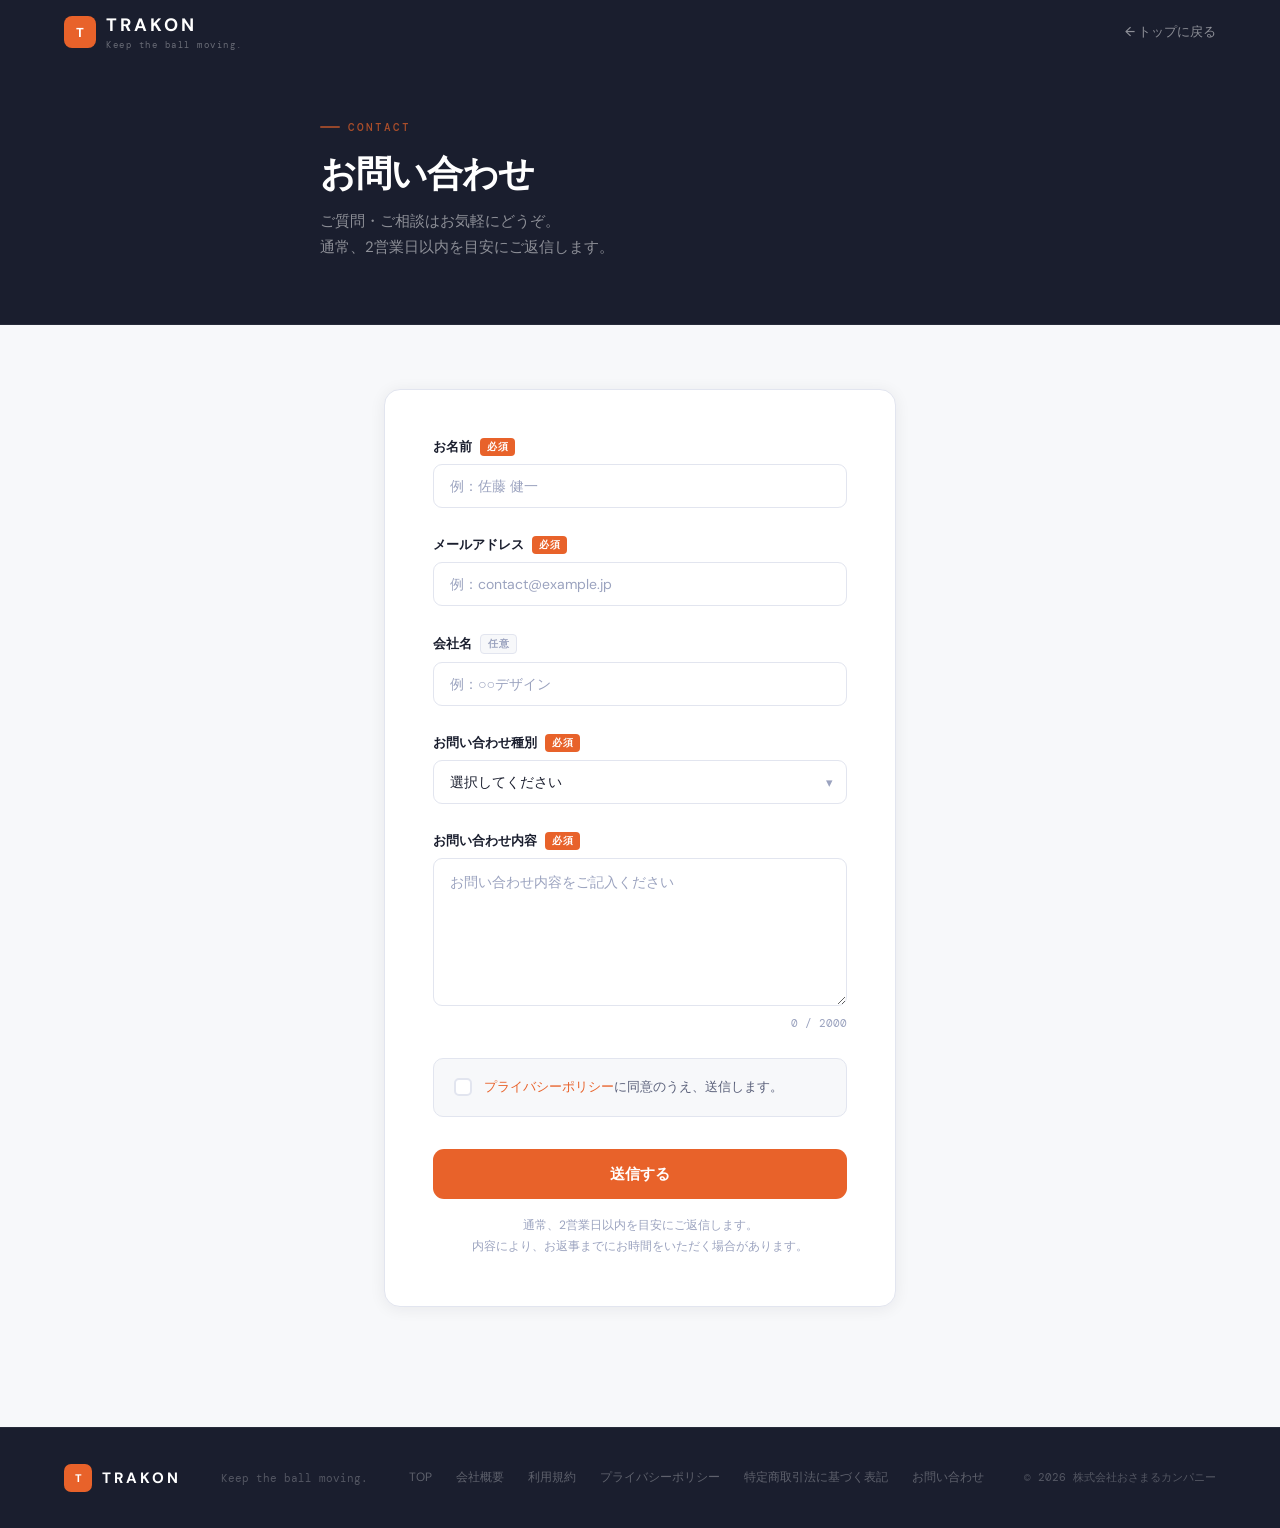
<file: contact.html>
<!DOCTYPE html>
<html lang="ja">
<head>
<meta charset="UTF-8">
<meta name="viewport" content="width=device-width, initial-scale=1.0">
<title>お問い合わせ – TRAKON</title>
<link rel="preconnect" href="https://fonts.googleapis.com">
<link href="https://fonts.googleapis.com/css2?family=DM+Sans:wght@400;500;600;700&family=DM+Mono:wght@400;500&display=swap" rel="stylesheet">
<style>
:root{
  --navy:#1A1E2E;--orange:#E8622A;--orange-lt:#F07842;
  --bg:#F7F8FA;--text:#1A1E2E;--text-mid:#5A607A;--text-lt:#9BA3BF;
  --border:#E2E5EF;--red:#E84040;--green:#27AE60;
}
*,*::before,*::after{margin:0;padding:0;box-sizing:border-box;}
body{font-family:'DM Sans',sans-serif;background:var(--bg);color:var(--text);-webkit-font-smoothing:antialiased;}
nav{background:var(--navy);height:64px;padding:0 64px;display:flex;align-items:center;justify-content:space-between;position:sticky;top:0;z-index:100;}
.nav-logo{display:flex;align-items:center;gap:10px;text-decoration:none;}
.nav-icon{width:32px;height:32px;background:var(--orange);border-radius:8px;display:flex;align-items:center;justify-content:center;font-size:13px;font-weight:800;color:white;}
.nav-brand{font-size:18px;font-weight:700;color:white;letter-spacing:3px;}
.nav-sub{font-size:9px;color:rgba(255,255,255,.35);font-family:'DM Mono',monospace;letter-spacing:1.5px;margin-top:2px;}
.nav-back{font-size:13px;color:rgba(255,255,255,.5);text-decoration:none;display:flex;align-items:center;gap:6px;transition:color .15s;font-weight:500;}
.nav-back:hover{color:white;}

.page-hero{background:var(--navy);padding:56px 64px 64px;border-bottom:1px solid rgba(255,255,255,.06);}
.page-hero-inner{max-width:640px;margin:0 auto;}
.page-label{font-family:'DM Mono',monospace;font-size:11px;font-weight:500;color:rgba(232,98,42,.7);letter-spacing:2px;text-transform:uppercase;margin-bottom:16px;display:flex;align-items:center;gap:8px;}
.page-label::before{content:'';width:20px;height:2px;background:var(--orange);opacity:.6;border-radius:1px;}
.page-title{font-size:36px;font-weight:700;color:white;letter-spacing:-1px;margin-bottom:10px;}
.page-desc{font-size:15px;color:rgba(255,255,255,.5);line-height:1.7;}

.content-wrap{max-width:640px;margin:0 auto;padding:64px 64px 120px;}

/* FORM CARD */
.form-card{background:white;border-radius:16px;padding:48px;box-shadow:0 2px 16px rgba(26,30,46,.07);border:1px solid var(--border);}

.form-group{margin-bottom:28px;}
.form-label{
  display:flex;align-items:center;gap:8px;
  font-size:13px;font-weight:700;color:var(--text);
  margin-bottom:8px;
}
.form-required{
  font-size:10px;font-weight:700;
  color:white;background:var(--orange);
  padding:2px 7px;border-radius:4px;
  font-family:'DM Mono',monospace;letter-spacing:.5px;
}
.form-optional{
  font-size:10px;font-weight:600;
  color:var(--text-lt);background:var(--bg);
  padding:2px 7px;border-radius:4px;
  font-family:'DM Mono',monospace;letter-spacing:.5px;
  border:1px solid var(--border);
}

.form-input,
.form-select,
.form-textarea{
  width:100%;
  padding:12px 16px;
  border:1.5px solid var(--border);
  border-radius:9px;
  font-family:'DM Sans',sans-serif;
  font-size:14px;color:var(--text);
  background:white;
  transition:border-color .15s, box-shadow .15s;
  outline:none;
  appearance:none;
  -webkit-appearance:none;
}
.form-input::placeholder,
.form-textarea::placeholder{color:var(--text-lt);}
.form-input:focus,
.form-select:focus,
.form-textarea:focus{
  border-color:var(--orange);
  box-shadow:0 0 0 3px rgba(232,98,42,.1);
}
.form-input.error,
.form-select.error,
.form-textarea.error{
  border-color:var(--red);
  box-shadow:0 0 0 3px rgba(232,64,64,.08);
}

/* select arrow */
.select-wrap{position:relative;}
.select-wrap::after{
  content:'▾';
  position:absolute;right:14px;top:50%;transform:translateY(-50%);
  font-size:13px;color:var(--text-lt);pointer-events:none;
}
.form-select{padding-right:36px;cursor:pointer;}
.form-select option[value=""]{color:var(--text-lt);}

.form-textarea{resize:vertical;min-height:148px;line-height:1.7;}

/* error msg */
.error-msg{
  display:none;
  margin-top:6px;
  font-size:12px;color:var(--red);font-weight:500;
  align-items:center;gap:5px;
}
.error-msg.show{display:flex;}
.error-msg::before{content:'!';width:16px;height:16px;border-radius:50%;background:var(--red);color:white;font-size:10px;font-weight:800;display:flex;align-items:center;justify-content:center;flex-shrink:0;}

/* char count */
.char-count{
  text-align:right;font-size:11px;color:var(--text-lt);
  margin-top:5px;font-family:'DM Mono',monospace;
}
.char-count.warn{color:var(--orange);}

/* checkbox */
.checkbox-wrap{
  display:flex;align-items:flex-start;gap:12px;
  padding:18px 20px;
  background:var(--bg);border-radius:10px;
  border:1.5px solid var(--border);
  cursor:pointer;transition:border-color .15s;
}
.checkbox-wrap:hover{border-color:var(--orange);}
.checkbox-wrap.error{border-color:var(--red);}
.checkbox-input{
  width:18px;height:18px;
  border:2px solid var(--border);border-radius:5px;
  flex-shrink:0;cursor:pointer;
  appearance:none;-webkit-appearance:none;
  background:white;margin-top:1px;
  transition:all .15s;position:relative;
}
.checkbox-input:checked{
  background:var(--orange);border-color:var(--orange);
}
.checkbox-input:checked::after{
  content:'✓';
  position:absolute;top:50%;left:50%;
  transform:translate(-50%,-50%);
  font-size:11px;color:white;font-weight:800;
}
.checkbox-label{font-size:13px;color:var(--text-mid);line-height:1.6;cursor:pointer;}
.checkbox-label a{color:var(--orange);text-decoration:none;}
.checkbox-label a:hover{text-decoration:underline;}

/* submit */
.submit-btn{
  width:100%;padding:15px;
  background:var(--orange);color:white;
  border:none;border-radius:11px;
  font-family:'DM Sans',sans-serif;font-size:15px;font-weight:700;
  cursor:pointer;transition:all .2s;
  display:flex;align-items:center;justify-content:center;gap:8px;
  margin-top:32px;
}
.submit-btn:hover{background:var(--orange-lt);transform:translateY(-1px);box-shadow:0 8px 24px rgba(232,98,42,.3);}
.submit-btn:active{transform:translateY(0);}
.submit-btn:disabled{background:var(--text-lt);cursor:not-allowed;transform:none;box-shadow:none;}

.submit-note{
  text-align:center;margin-top:16px;
  font-size:12px;color:var(--text-lt);line-height:1.8;
}

/* COMPLETE */
.complete-card{
  display:none;
  background:white;border-radius:16px;padding:64px 48px;
  box-shadow:0 2px 16px rgba(26,30,46,.07);border:1px solid var(--border);
  text-align:center;
}
.complete-card.show{display:block;}
.complete-icon{
  width:64px;height:64px;border-radius:50%;
  background:rgba(39,174,96,.1);
  display:flex;align-items:center;justify-content:center;
  font-size:28px;margin:0 auto 24px;
}
.complete-title{font-size:22px;font-weight:700;color:var(--text);margin-bottom:14px;}
.complete-body{font-size:14px;color:var(--text-mid);line-height:1.85;margin-bottom:32px;}
.back-btn{
  display:inline-flex;align-items:center;gap:8px;
  padding:12px 28px;
  background:var(--navy);color:white;
  border-radius:9px;text-decoration:none;
  font-size:13px;font-weight:600;transition:background .15s;
}
.back-btn:hover{background:#2E3352;}

footer{background:var(--navy);border-top:1px solid rgba(255,255,255,.06);padding:36px 64px;display:flex;align-items:center;justify-content:space-between;}
.ft-logo{display:flex;align-items:center;gap:10px;}
.ft-icon{width:28px;height:28px;background:var(--orange);border-radius:7px;display:flex;align-items:center;justify-content:center;font-size:11px;font-weight:800;color:white;}
.ft-brand{font-size:15px;font-weight:700;color:white;letter-spacing:3px;}
.ft-copy{font-size:11px;color:rgba(255,255,255,.25);font-family:'DM Mono',monospace;}
.ft-links{display:flex;gap:24px;}
.ft-link{font-size:12px;color:rgba(255,255,255,.3);text-decoration:none;transition:color .15s;}
.ft-link:hover{color:rgba(255,255,255,.7);}

@media(max-width:768px){
  nav,.page-hero{padding-left:24px;padding-right:24px;}
  .content-wrap{padding:40px 24px 80px;}
  .form-card,.complete-card{padding:32px 24px;}
  footer{flex-direction:column;gap:16px;text-align:center;padding:32px 24px;}
  .ft-links{justify-content:center;flex-wrap:wrap;}
  .page-title{font-size:28px;}
}
</style>
</head>
<body>

<nav>
  <a class="nav-logo" href="/">
    <div class="nav-icon">T</div>
    <div>
      <div class="nav-brand">TRAKON</div>
      <div class="nav-sub">Keep the ball moving.</div>
    </div>
  </a>
  <a class="nav-back" href="/">← トップに戻る</a>
</nav>

<div class="page-hero">
  <div class="page-hero-inner">
    <div class="page-label">Contact</div>
    <h1 class="page-title">お問い合わせ</h1>
    <p class="page-desc">ご質問・ご相談はお気軽にどうぞ。<br>通常、2営業日以内を目安にご返信します。</p>
  </div>
</div>

<div class="content-wrap">

  <!-- FORM -->
  <div class="form-card" id="form-card">
    <form id="contact-form" novalidate>

      <!-- お名前 -->
      <div class="form-group">
        <label class="form-label" for="name">
          お名前 <span class="form-required">必須</span>
        </label>
        <input
          class="form-input" type="text" id="name" name="name"
          placeholder="例：佐藤 健一"
          autocomplete="name"
          maxlength="100"
        >
        <div class="error-msg" id="err-name">お名前を入力してください。</div>
      </div>

      <!-- メールアドレス -->
      <div class="form-group">
        <label class="form-label" for="email">
          メールアドレス <span class="form-required">必須</span>
        </label>
        <input
          class="form-input" type="email" id="email" name="email"
          placeholder="例：contact@example.jp"
          autocomplete="email"
          maxlength="200"
        >
        <div class="error-msg" id="err-email-empty">メールアドレスを入力してください。</div>
        <div class="error-msg" id="err-email-format">メールアドレスの形式をご確認ください。</div>
      </div>

      <!-- 会社名 -->
      <div class="form-group">
        <label class="form-label" for="company">
          会社名 <span class="form-optional">任意</span>
        </label>
        <input
          class="form-input" type="text" id="company" name="company"
          placeholder="例：○○デザイン"
          autocomplete="organization"
          maxlength="200"
        >
      </div>

      <!-- お問い合わせ種別 -->
      <div class="form-group">
        <label class="form-label" for="category">
          お問い合わせ種別 <span class="form-required">必須</span>
        </label>
        <div class="select-wrap">
          <select class="form-select" id="category" name="category">
            <option value="">選択してください</option>
            <option value="service">サービスについて</option>
            <option value="price">料金について</option>
            <option value="consult">導入相談</option>
            <option value="bug">不具合報告</option>
            <option value="media">取材・提携について</option>
            <option value="other">その他</option>
          </select>
        </div>
        <div class="error-msg" id="err-category">お問い合わせ種別を選択してください。</div>
      </div>

      <!-- お問い合わせ内容 -->
      <div class="form-group">
        <label class="form-label" for="message">
          お問い合わせ内容 <span class="form-required">必須</span>
        </label>
        <textarea
          class="form-textarea" id="message" name="message"
          placeholder="お問い合わせ内容をご記入ください"
          maxlength="2000"
        ></textarea>
        <div class="char-count" id="char-count">0 / 2000</div>
        <div class="error-msg" id="err-message-empty">お問い合わせ内容を入力してください。</div>
        <div class="error-msg" id="err-message-short">内容をもう少し詳しくご記入ください。</div>
      </div>

      <!-- プライバシーポリシー同意 -->
      <div class="form-group" style="margin-bottom:0;">
        <label class="checkbox-wrap" id="privacy-wrap" for="privacy_agree">
          <input class="checkbox-input" type="checkbox" id="privacy_agree" name="privacy_agree">
          <span class="checkbox-label">
            <a href="/privacy" target="_blank" rel="noopener noreferrer">プライバシーポリシー</a>に同意のうえ、送信します。
          </span>
        </label>
        <div class="error-msg" id="err-privacy">プライバシーポリシーへの同意が必要です。</div>
      </div>

      <button class="submit-btn" type="submit" id="submit-btn">
        送信する
      </button>

      <p class="submit-note">
        通常、2営業日以内を目安にご返信します。<br>
        内容により、お返事までにお時間をいただく場合があります。
      </p>

    </form>
  </div>

  <!-- COMPLETE -->
  <div class="complete-card" id="complete-card">
    <div class="complete-icon">✓</div>
    <div class="complete-title">お問い合わせを受け付けました</div>
    <div class="complete-body">
      お問い合わせありがとうございます。<br>
      内容を確認のうえ、通常2営業日以内を目安にご返信します。<br><br>
      しばらく経っても返信がない場合は、お手数ですが<br>
      再度ご連絡いただけますと幸いです。
    </div>
    <a class="back-btn" href="/">← トップページに戻る</a>
  </div>

</div>

<footer>
  <div class="ft-logo">
    <div class="ft-icon">T</div>
    <div class="ft-brand">TRAKON</div>
  </div>
  <div class="ft-copy">Keep the ball moving.</div>
  <div class="ft-links">
    <a class="ft-link" href="/">TOP</a>
    <a class="ft-link" href="/company">会社概要</a>
    <a class="ft-link" href="/terms">利用規約</a>
    <a class="ft-link" href="/privacy">プライバシーポリシー</a>
    <a class="ft-link" href="/commerce">特定商取引法に基づく表記</a>
    <a class="ft-link" href="/contact">お問い合わせ</a>
  </div>
  <div class="ft-copy">© 2026 株式会社おさまるカンパニー</div>
</footer>

<script>
// 文字数カウント
const message = document.getElementById('message');
const charCount = document.getElementById('char-count');
message.addEventListener('input', () => {
  const len = message.value.length;
  charCount.textContent = `${len} / 2000`;
  charCount.classList.toggle('warn', len > 1800);
});

// エラー表示ヘルパー
function showError(id) {
  document.getElementById(id).classList.add('show');
}
function hideError(id) {
  document.getElementById(id).classList.remove('show');
}
function setFieldError(el, hasError) {
  el.classList.toggle('error', hasError);
}
function setWrapError(el, hasError) {
  el.classList.toggle('error', hasError);
}

// リアルタイムエラークリア
document.getElementById('name').addEventListener('input', function() {
  setFieldError(this, false); hideError('err-name');
});
document.getElementById('email').addEventListener('input', function() {
  setFieldError(this, false);
  hideError('err-email-empty'); hideError('err-email-format');
});
document.getElementById('category').addEventListener('change', function() {
  setFieldError(this, false); hideError('err-category');
});
message.addEventListener('input', function() {
  setFieldError(this, false);
  hideError('err-message-empty'); hideError('err-message-short');
});
document.getElementById('privacy_agree').addEventListener('change', function() {
  setWrapError(document.getElementById('privacy-wrap'), false);
  hideError('err-privacy');
});

// バリデーション
function validate() {
  let valid = true;

  // お名前
  const name = document.getElementById('name');
  if (!name.value.trim()) {
    setFieldError(name, true); showError('err-name'); valid = false;
  }

  // メール
  const email = document.getElementById('email');
  const emailRe = /^[^\s@]+@[^\s@]+\.[^\s@]+$/;
  if (!email.value.trim()) {
    setFieldError(email, true); showError('err-email-empty'); valid = false;
  } else if (!emailRe.test(email.value.trim())) {
    setFieldError(email, true); showError('err-email-format'); valid = false;
  }

  // 種別
  const category = document.getElementById('category');
  if (!category.value) {
    setFieldError(category, true); showError('err-category'); valid = false;
  }

  // 内容
  const msg = message.value.trim();
  if (!msg) {
    setFieldError(message, true); showError('err-message-empty'); valid = false;
  } else if (msg.length < 5) {
    setFieldError(message, true); showError('err-message-short'); valid = false;
  }

  // 同意
  const privacy = document.getElementById('privacy_agree');
  const privacyWrap = document.getElementById('privacy-wrap');
  if (!privacy.checked) {
    setWrapError(privacyWrap, true); showError('err-privacy'); valid = false;
  }

  return valid;
}

// 送信（Formspree）
document.getElementById('contact-form').addEventListener('submit', async function(e) {
  e.preventDefault();
  if (!validate()) {
    const firstError = document.querySelector('.form-input.error, .form-select.error, .form-textarea.error, .checkbox-wrap.error');
    if (firstError) firstError.scrollIntoView({ behavior: 'smooth', block: 'center' });
    return;
  }

  const btn = document.getElementById('submit-btn');
  btn.disabled = true;
  btn.textContent = '送信中...';

  try {
    const res = await fetch('https://formspree.io/f/xbdqgvyw', {
      method: 'POST',
      body: new FormData(this),
      headers: { 'Accept': 'application/json' }
    });

    if (res.ok) {
      showComplete();
    } else {
      const data = await res.json();
      const msg = (data.errors && data.errors.map(e => e.message).join(', ')) || '送信に失敗しました。時間をおいて再度お試しください。';
      alert(msg);
      btn.disabled = false;
      btn.textContent = '送信する';
    }
  } catch (err) {
    alert('通信エラーが発生しました。時間をおいて再度お試しください。');
    btn.disabled = false;
    btn.textContent = '送信する';
  }
});

function showComplete() {
  document.getElementById('form-card').style.display = 'none';
  const complete = document.getElementById('complete-card');
  complete.classList.add('show');
  window.scrollTo({ top: 0, behavior: 'smooth' });
}
</script>
</body>
</html>
</file>
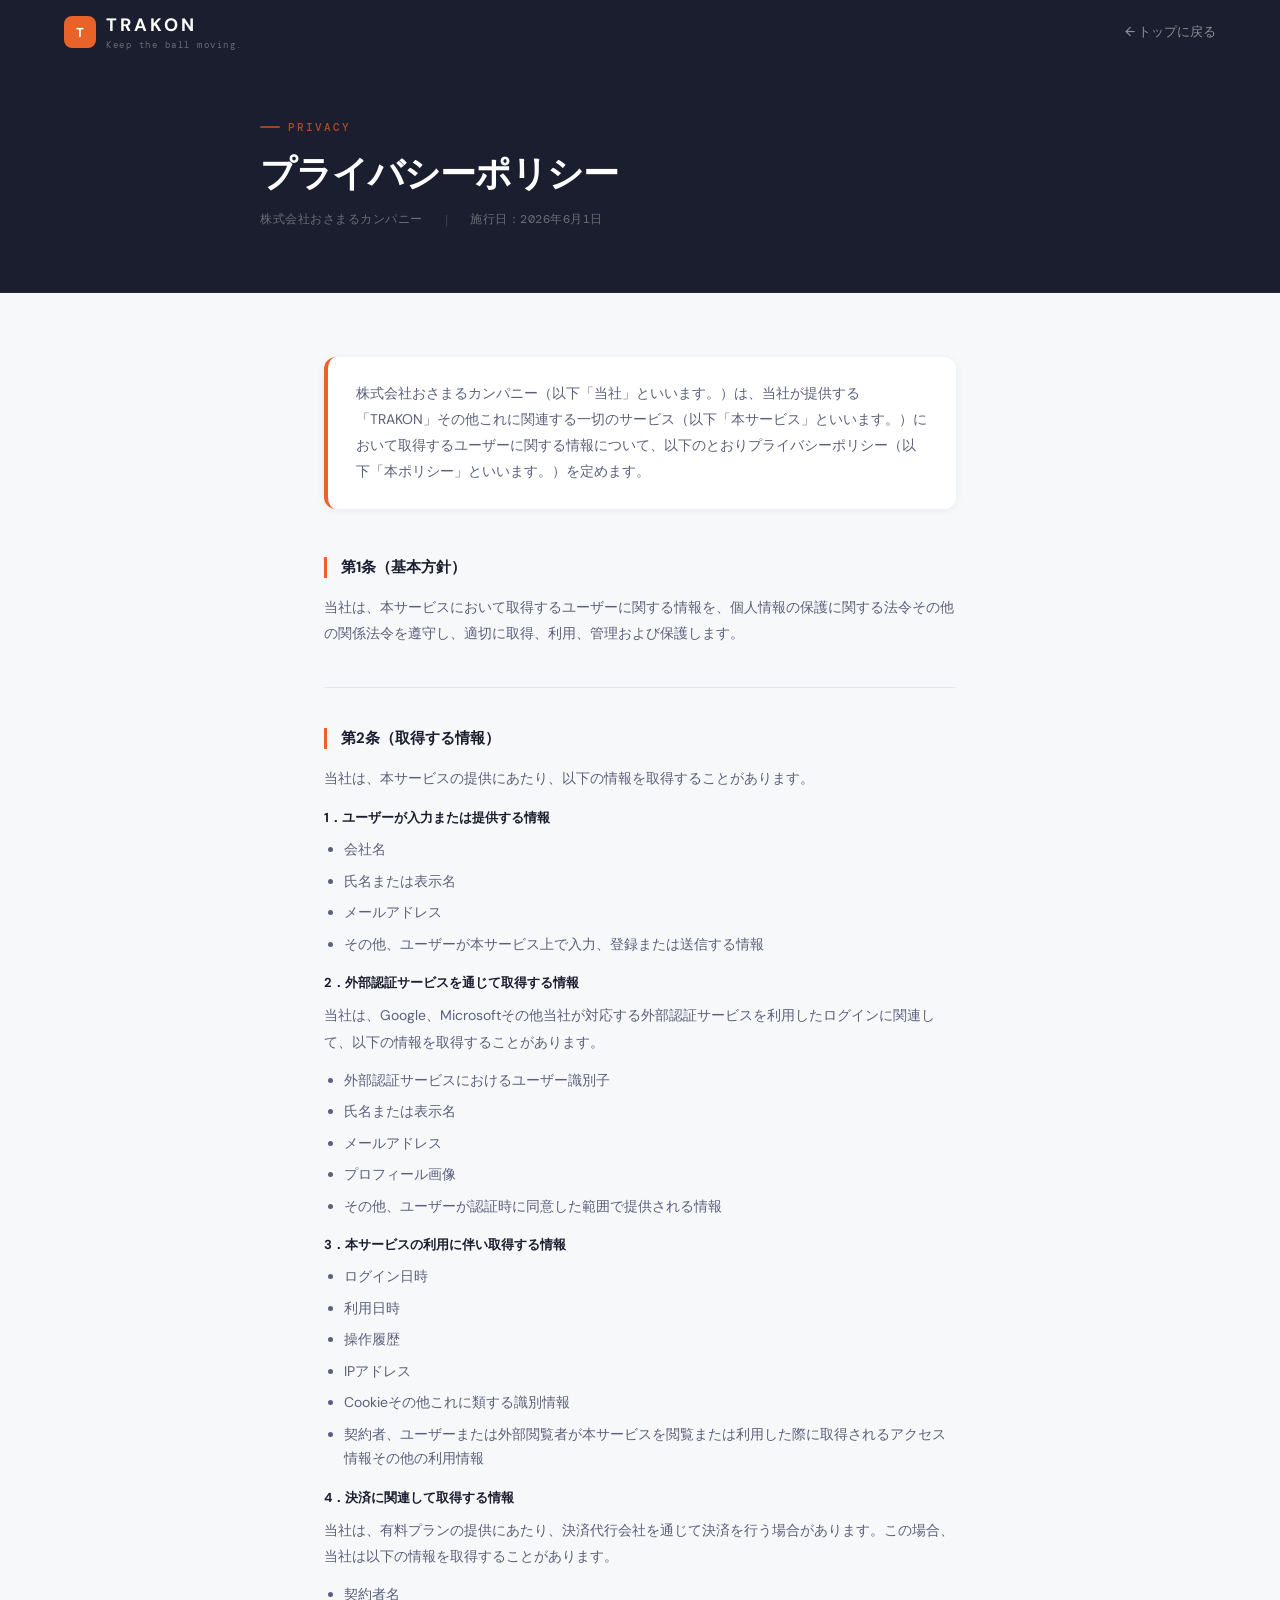
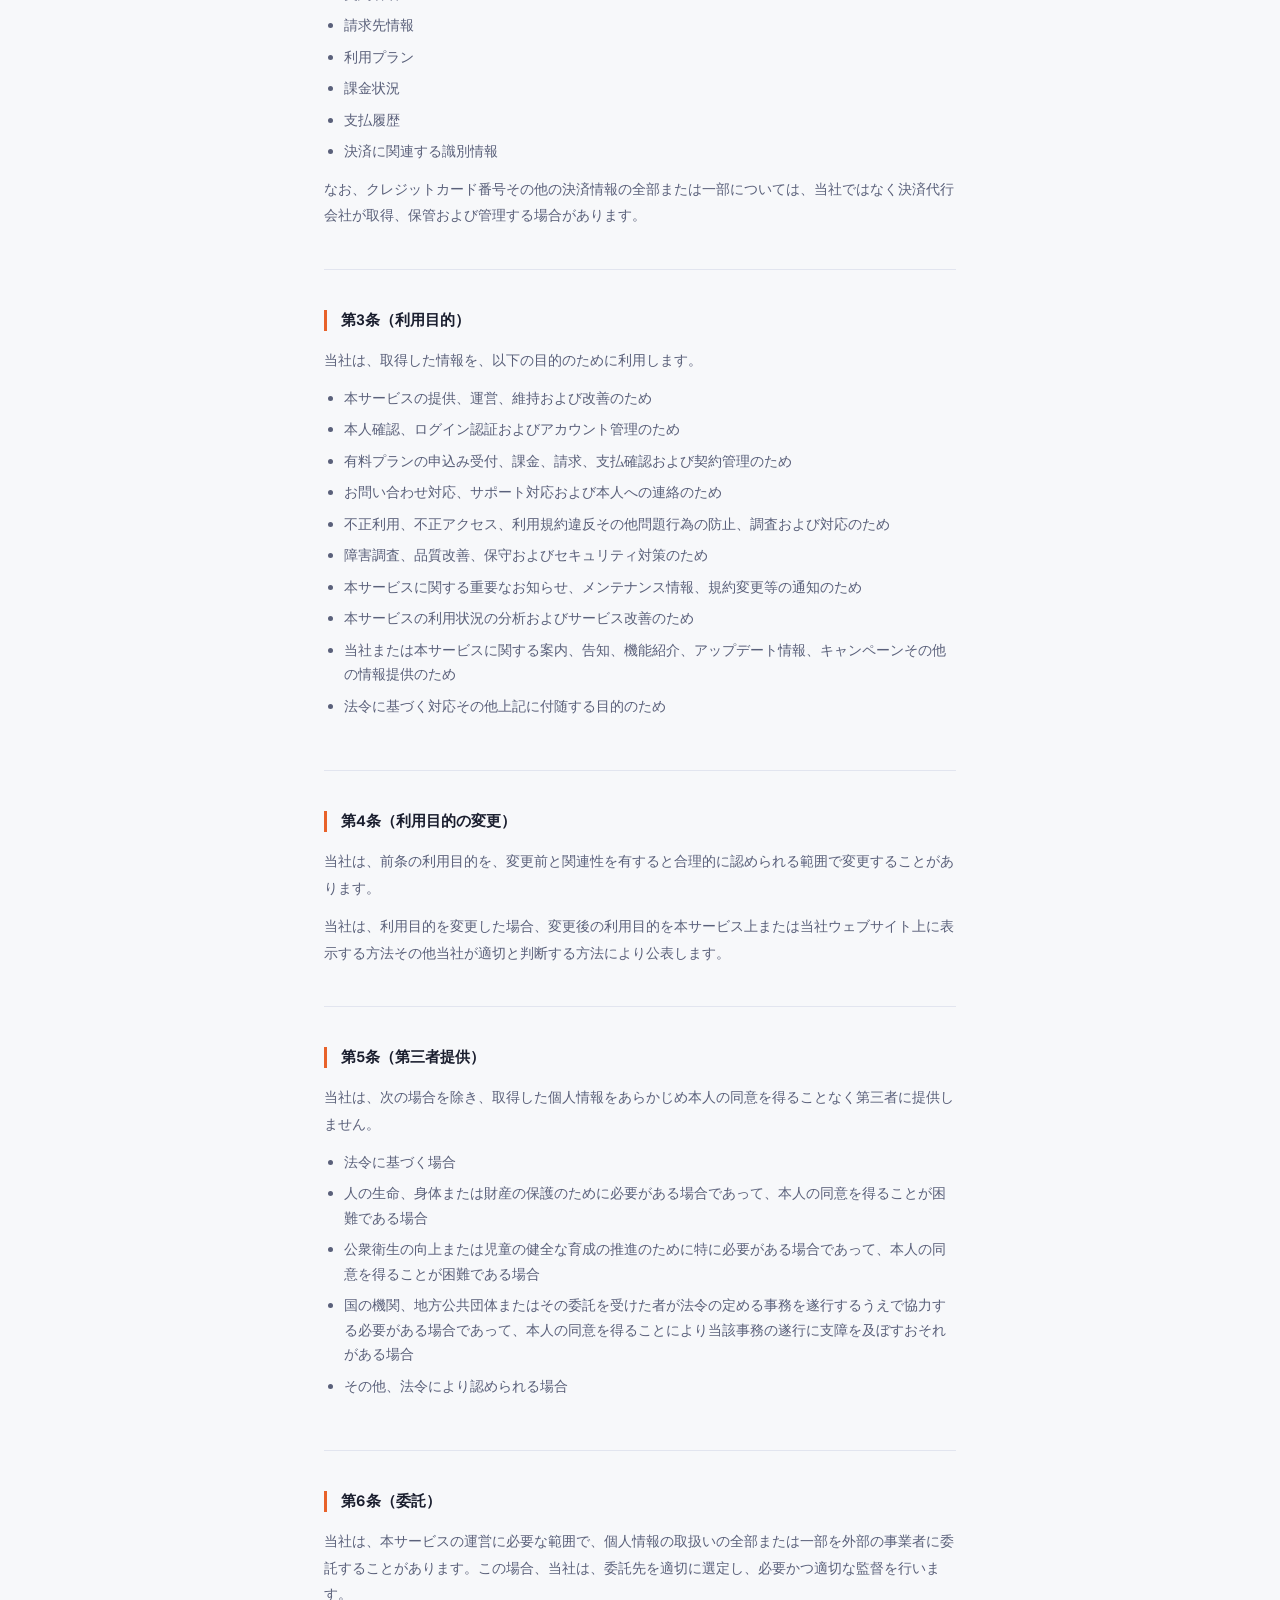
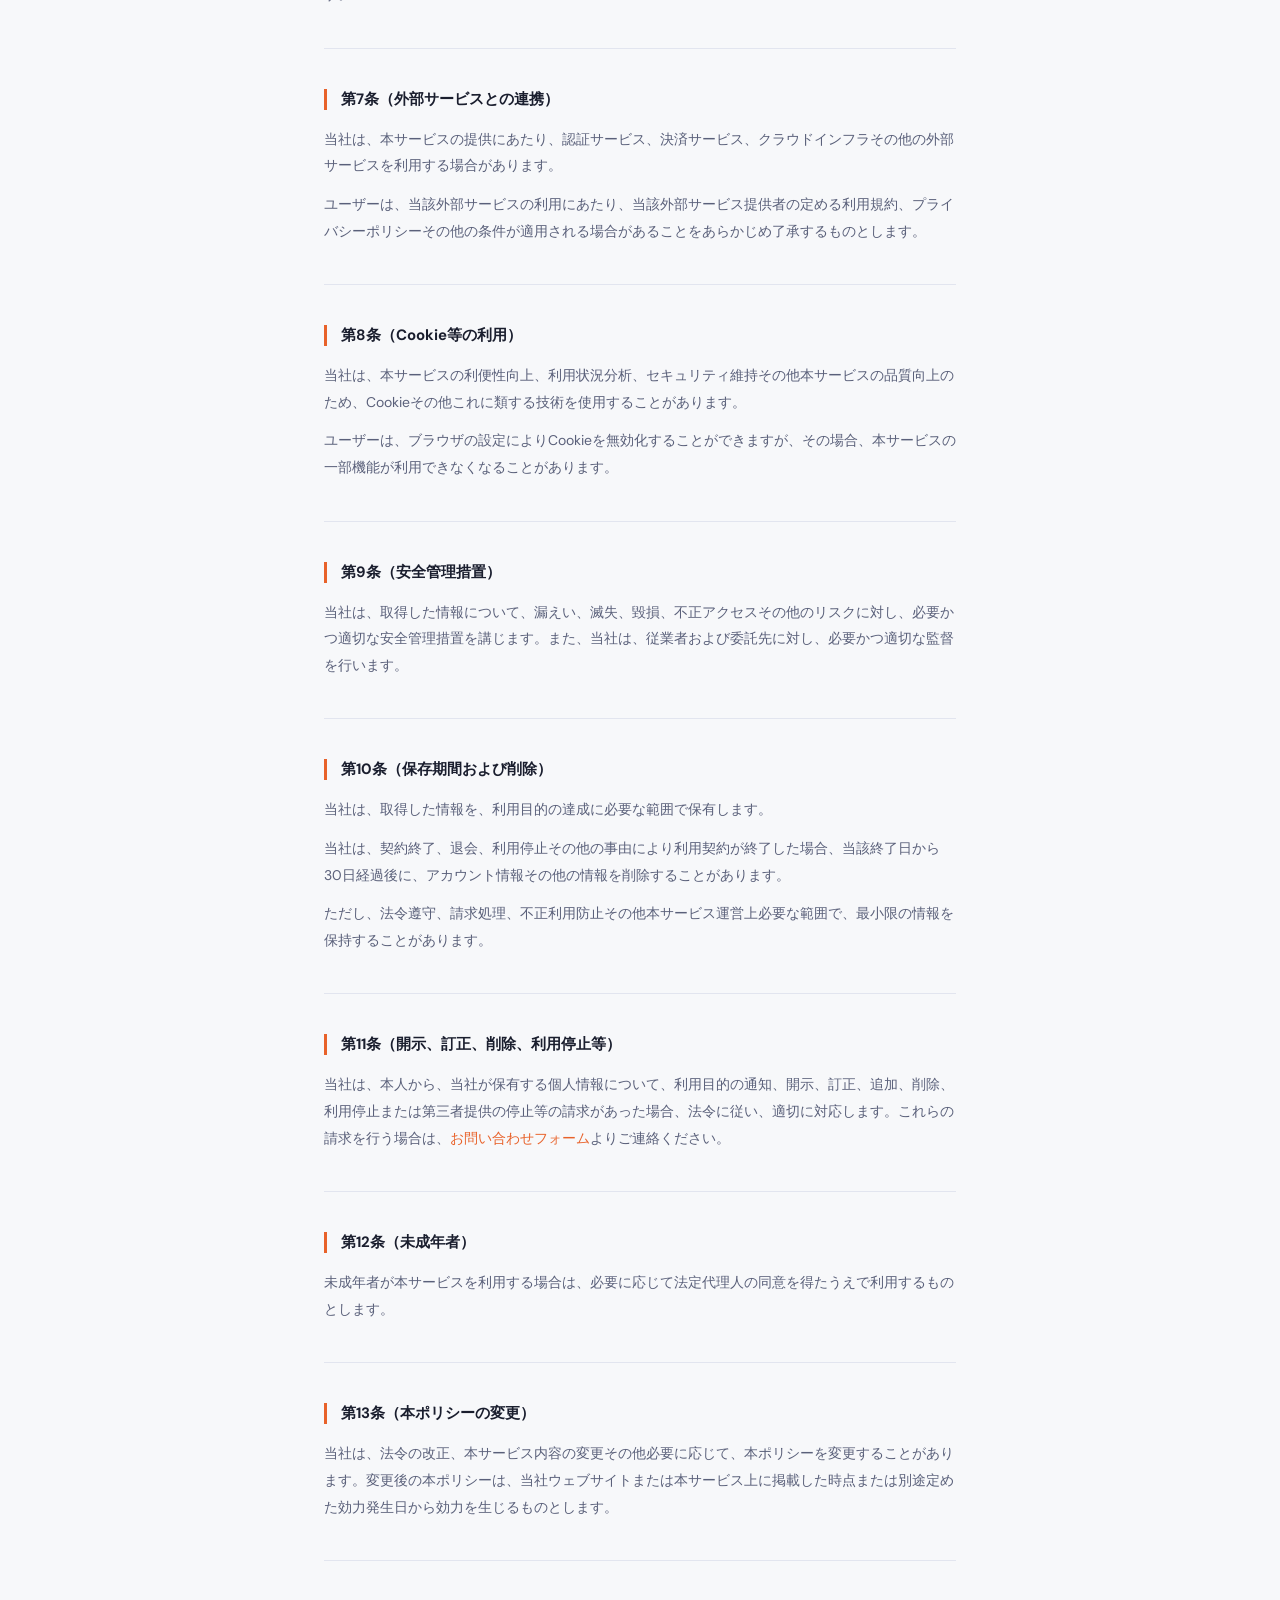
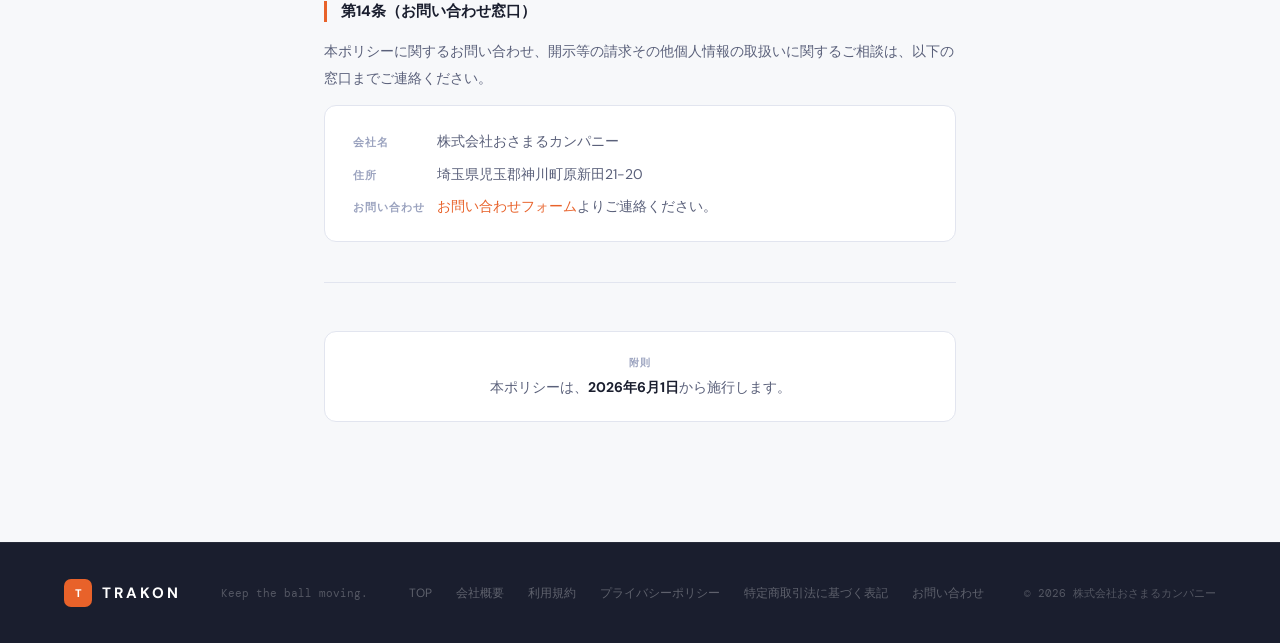
<file: privacy.html>
<!DOCTYPE html>
<html lang="ja">
<head>
<meta charset="UTF-8">
<meta name="viewport" content="width=device-width, initial-scale=1.0">
<title>プライバシーポリシー – TRAKON</title>
<link rel="preconnect" href="https://fonts.googleapis.com">
<link href="https://fonts.googleapis.com/css2?family=DM+Sans:wght@400;500;600;700&family=DM+Mono:wght@400;500&display=swap" rel="stylesheet">
<style>
:root{
  --navy:#1A1E2E; --navy-mid:#2E3352;
  --orange:#E8622A;
  --bg:#F7F8FA;
  --text:#1A1E2E; --text-mid:#5A607A; --text-lt:#9BA3BF;
  --border:#E2E5EF;
}
*,*::before,*::after{margin:0;padding:0;box-sizing:border-box;}
html{scroll-behavior:smooth;}
body{font-family:'DM Sans',sans-serif;background:var(--bg);color:var(--text);-webkit-font-smoothing:antialiased;}
nav{background:var(--navy);height:64px;padding:0 64px;display:flex;align-items:center;justify-content:space-between;position:sticky;top:0;z-index:100;}
.nav-logo{display:flex;align-items:center;gap:10px;text-decoration:none;}
.nav-icon{width:32px;height:32px;background:var(--orange);border-radius:8px;display:flex;align-items:center;justify-content:center;font-size:13px;font-weight:800;color:white;}
.nav-brand{font-size:18px;font-weight:700;color:white;letter-spacing:3px;}
.nav-sub{font-size:9px;color:rgba(255,255,255,.35);font-family:'DM Mono',monospace;letter-spacing:1.5px;margin-top:2px;}
.nav-back{font-size:13px;color:rgba(255,255,255,.5);text-decoration:none;display:flex;align-items:center;gap:6px;transition:color .15s;font-weight:500;}
.nav-back:hover{color:white;}
.page-hero{background:var(--navy);padding:56px 64px 64px;border-bottom:1px solid rgba(255,255,255,.06);}
.page-hero-inner{max-width:760px;margin:0 auto;}
.page-label{font-family:'DM Mono',monospace;font-size:11px;font-weight:500;color:rgba(232,98,42,.7);letter-spacing:2px;text-transform:uppercase;margin-bottom:16px;display:flex;align-items:center;gap:8px;}
.page-label::before{content:'';width:20px;height:2px;background:var(--orange);opacity:.6;border-radius:1px;}
.page-title{font-size:36px;font-weight:700;color:white;letter-spacing:-1px;margin-bottom:12px;}
.page-meta{display:flex;align-items:center;gap:20px;font-size:12px;color:rgba(255,255,255,.35);font-family:'DM Mono',monospace;letter-spacing:.5px;}
.page-meta-sep{color:rgba(255,255,255,.15);}
.content-wrap{max-width:760px;margin:0 auto;padding:64px 64px 120px;}
.pp-intro{font-size:14px;line-height:1.85;color:var(--text-mid);padding:24px 28px;background:white;border-radius:12px;border-left:4px solid var(--orange);box-shadow:0 2px 8px rgba(26,30,46,.06);margin-bottom:48px;}
.pp-article{margin-bottom:40px;padding-bottom:40px;border-bottom:1px solid var(--border);}
.pp-article:last-child{border-bottom:none;margin-bottom:0;padding-bottom:0;}
.pp-article h3{font-size:15px;font-weight:700;color:var(--text);margin-bottom:16px;padding-left:14px;border-left:3px solid var(--orange);line-height:1.4;}
.pp-article p{font-size:14px;line-height:1.9;color:var(--text-mid);margin-bottom:12px;}
.pp-article p:last-child{margin-bottom:0;}
.pp-article h4{font-size:13px;font-weight:700;color:var(--text);margin:18px 0 10px;}
.pp-article ul{margin:8px 0 12px 20px;display:flex;flex-direction:column;gap:7px;}
.pp-article ul li{font-size:14px;line-height:1.75;color:var(--text-mid);list-style:disc;}
.contact-box{background:white;border:1px solid var(--border);border-radius:12px;padding:24px 28px;margin-top:14px;display:flex;flex-direction:column;gap:10px;}
.contact-row{display:flex;align-items:baseline;gap:12px;}
.contact-label{font-size:11px;font-weight:700;color:var(--text-lt);font-family:'DM Mono',monospace;letter-spacing:1px;text-transform:uppercase;min-width:72px;flex-shrink:0;}
.contact-val{font-size:14px;color:var(--text-mid);line-height:1.6;}
.contact-val a{color:var(--orange);text-decoration:none;}
.contact-val a:hover{text-decoration:underline;}
.pp-footer{margin-top:48px;padding:24px 28px;background:white;border-radius:12px;text-align:center;border:1px solid var(--border);}
.pp-footer-label{font-size:10px;font-weight:700;color:var(--text-lt);font-family:'DM Mono',monospace;letter-spacing:1.5px;text-transform:uppercase;margin-bottom:8px;}
.pp-footer-date{font-size:14px;color:var(--text-mid);}
.pp-footer-date strong{color:var(--text);font-weight:700;}
footer{background:var(--navy);border-top:1px solid rgba(255,255,255,.06);padding:36px 64px;display:flex;align-items:center;justify-content:space-between;}
.ft-logo{display:flex;align-items:center;gap:10px;}
.ft-icon{width:28px;height:28px;background:var(--orange);border-radius:7px;display:flex;align-items:center;justify-content:center;font-size:11px;font-weight:800;color:white;}
.ft-brand{font-size:15px;font-weight:700;color:white;letter-spacing:3px;}
.ft-copy{font-size:11px;color:rgba(255,255,255,.25);font-family:'DM Mono',monospace;}
.ft-links{display:flex;gap:24px;}
.ft-link{font-size:12px;color:rgba(255,255,255,.3);text-decoration:none;transition:color .15s;}
.ft-link:hover{color:rgba(255,255,255,.7);}
@media(max-width:768px){
  nav,.page-hero{padding-left:24px;padding-right:24px;}
  .content-wrap{padding:40px 24px 80px;}
  footer{flex-direction:column;gap:16px;text-align:center;padding:32px 24px;}
  .ft-links{justify-content:center;}
  .page-title{font-size:28px;}
  .contact-row{flex-direction:column;gap:4px;}
}
</style>
</head>
<body>

<nav>
  <a class="nav-logo" href="/">
    <div class="nav-icon">T</div>
    <div>
      <div class="nav-brand">TRAKON</div>
      <div class="nav-sub">Keep the ball moving.</div>
    </div>
  </a>
  <a class="nav-back" href="/">← トップに戻る</a>
</nav>

<div class="page-hero">
  <div class="page-hero-inner">
    <div class="page-label">Privacy</div>
    <h1 class="page-title">プライバシーポリシー</h1>
    <div class="page-meta">
      <span>株式会社おさまるカンパニー</span>
      <span class="page-meta-sep">|</span>
      <span>施行日：2026年6月1日</span>
    </div>
  </div>
</div>

<div class="content-wrap">

  <div class="pp-intro">
    株式会社おさまるカンパニー（以下「当社」といいます。）は、当社が提供する「TRAKON」その他これに関連する一切のサービス（以下「本サービス」といいます。）において取得するユーザーに関する情報について、以下のとおりプライバシーポリシー（以下「本ポリシー」といいます。）を定めます。
  </div>

  <div class="pp-article">
    <h3>第1条（基本方針）</h3>
    <p>当社は、本サービスにおいて取得するユーザーに関する情報を、個人情報の保護に関する法令その他の関係法令を遵守し、適切に取得、利用、管理および保護します。</p>
  </div>

  <div class="pp-article">
    <h3>第2条（取得する情報）</h3>
    <p>当社は、本サービスの提供にあたり、以下の情報を取得することがあります。</p>
    <h4>1．ユーザーが入力または提供する情報</h4>
    <ul>
      <li>会社名</li>
      <li>氏名または表示名</li>
      <li>メールアドレス</li>
      <li>その他、ユーザーが本サービス上で入力、登録または送信する情報</li>
    </ul>
    <h4>2．外部認証サービスを通じて取得する情報</h4>
    <p>当社は、Google、Microsoftその他当社が対応する外部認証サービスを利用したログインに関連して、以下の情報を取得することがあります。</p>
    <ul>
      <li>外部認証サービスにおけるユーザー識別子</li>
      <li>氏名または表示名</li>
      <li>メールアドレス</li>
      <li>プロフィール画像</li>
      <li>その他、ユーザーが認証時に同意した範囲で提供される情報</li>
    </ul>
    <h4>3．本サービスの利用に伴い取得する情報</h4>
    <ul>
      <li>ログイン日時</li>
      <li>利用日時</li>
      <li>操作履歴</li>
      <li>IPアドレス</li>
      <li>Cookieその他これに類する識別情報</li>
      <li>契約者、ユーザーまたは外部閲覧者が本サービスを閲覧または利用した際に取得されるアクセス情報その他の利用情報</li>
    </ul>
    <h4>4．決済に関連して取得する情報</h4>
    <p>当社は、有料プランの提供にあたり、決済代行会社を通じて決済を行う場合があります。この場合、当社は以下の情報を取得することがあります。</p>
    <ul>
      <li>契約者名</li>
      <li>請求先情報</li>
      <li>利用プラン</li>
      <li>課金状況</li>
      <li>支払履歴</li>
      <li>決済に関連する識別情報</li>
    </ul>
    <p>なお、クレジットカード番号その他の決済情報の全部または一部については、当社ではなく決済代行会社が取得、保管および管理する場合があります。</p>
  </div>

  <div class="pp-article">
    <h3>第3条（利用目的）</h3>
    <p>当社は、取得した情報を、以下の目的のために利用します。</p>
    <ul>
      <li>本サービスの提供、運営、維持および改善のため</li>
      <li>本人確認、ログイン認証およびアカウント管理のため</li>
      <li>有料プランの申込み受付、課金、請求、支払確認および契約管理のため</li>
      <li>お問い合わせ対応、サポート対応および本人への連絡のため</li>
      <li>不正利用、不正アクセス、利用規約違反その他問題行為の防止、調査および対応のため</li>
      <li>障害調査、品質改善、保守およびセキュリティ対策のため</li>
      <li>本サービスに関する重要なお知らせ、メンテナンス情報、規約変更等の通知のため</li>
      <li>本サービスの利用状況の分析およびサービス改善のため</li>
      <li>当社または本サービスに関する案内、告知、機能紹介、アップデート情報、キャンペーンその他の情報提供のため</li>
      <li>法令に基づく対応その他上記に付随する目的のため</li>
    </ul>
  </div>

  <div class="pp-article">
    <h3>第4条（利用目的の変更）</h3>
    <p>当社は、前条の利用目的を、変更前と関連性を有すると合理的に認められる範囲で変更することがあります。</p>
    <p>当社は、利用目的を変更した場合、変更後の利用目的を本サービス上または当社ウェブサイト上に表示する方法その他当社が適切と判断する方法により公表します。</p>
  </div>

  <div class="pp-article">
    <h3>第5条（第三者提供）</h3>
    <p>当社は、次の場合を除き、取得した個人情報をあらかじめ本人の同意を得ることなく第三者に提供しません。</p>
    <ul>
      <li>法令に基づく場合</li>
      <li>人の生命、身体または財産の保護のために必要がある場合であって、本人の同意を得ることが困難である場合</li>
      <li>公衆衛生の向上または児童の健全な育成の推進のために特に必要がある場合であって、本人の同意を得ることが困難である場合</li>
      <li>国の機関、地方公共団体またはその委託を受けた者が法令の定める事務を遂行するうえで協力する必要がある場合であって、本人の同意を得ることにより当該事務の遂行に支障を及ぼすおそれがある場合</li>
      <li>その他、法令により認められる場合</li>
    </ul>
  </div>

  <div class="pp-article">
    <h3>第6条（委託）</h3>
    <p>当社は、本サービスの運営に必要な範囲で、個人情報の取扱いの全部または一部を外部の事業者に委託することがあります。この場合、当社は、委託先を適切に選定し、必要かつ適切な監督を行います。</p>
  </div>

  <div class="pp-article">
    <h3>第7条（外部サービスとの連携）</h3>
    <p>当社は、本サービスの提供にあたり、認証サービス、決済サービス、クラウドインフラその他の外部サービスを利用する場合があります。</p>
    <p>ユーザーは、当該外部サービスの利用にあたり、当該外部サービス提供者の定める利用規約、プライバシーポリシーその他の条件が適用される場合があることをあらかじめ了承するものとします。</p>
  </div>

  <div class="pp-article">
    <h3>第8条（Cookie等の利用）</h3>
    <p>当社は、本サービスの利便性向上、利用状況分析、セキュリティ維持その他本サービスの品質向上のため、Cookieその他これに類する技術を使用することがあります。</p>
    <p>ユーザーは、ブラウザの設定によりCookieを無効化することができますが、その場合、本サービスの一部機能が利用できなくなることがあります。</p>
  </div>

  <div class="pp-article">
    <h3>第9条（安全管理措置）</h3>
    <p>当社は、取得した情報について、漏えい、滅失、毀損、不正アクセスその他のリスクに対し、必要かつ適切な安全管理措置を講じます。また、当社は、従業者および委託先に対し、必要かつ適切な監督を行います。</p>
  </div>

  <div class="pp-article">
    <h3>第10条（保存期間および削除）</h3>
    <p>当社は、取得した情報を、利用目的の達成に必要な範囲で保有します。</p>
    <p>当社は、契約終了、退会、利用停止その他の事由により利用契約が終了した場合、当該終了日から30日経過後に、アカウント情報その他の情報を削除することがあります。</p>
    <p>ただし、法令遵守、請求処理、不正利用防止その他本サービス運営上必要な範囲で、最小限の情報を保持することがあります。</p>
  </div>

  <div class="pp-article">
    <h3>第11条（開示、訂正、削除、利用停止等）</h3>
    <p>当社は、本人から、当社が保有する個人情報について、利用目的の通知、開示、訂正、追加、削除、利用停止または第三者提供の停止等の請求があった場合、法令に従い、適切に対応します。これらの請求を行う場合は、<a href="/contact" style="color:var(--orange);text-decoration:none;">お問い合わせフォーム</a>よりご連絡ください。</p>
  </div>

  <div class="pp-article">
    <h3>第12条（未成年者）</h3>
    <p>未成年者が本サービスを利用する場合は、必要に応じて法定代理人の同意を得たうえで利用するものとします。</p>
  </div>

  <div class="pp-article">
    <h3>第13条（本ポリシーの変更）</h3>
    <p>当社は、法令の改正、本サービス内容の変更その他必要に応じて、本ポリシーを変更することがあります。変更後の本ポリシーは、当社ウェブサイトまたは本サービス上に掲載した時点または別途定めた効力発生日から効力を生じるものとします。</p>
  </div>

  <div class="pp-article">
    <h3>第14条（お問い合わせ窓口）</h3>
    <p>本ポリシーに関するお問い合わせ、開示等の請求その他個人情報の取扱いに関するご相談は、以下の窓口までご連絡ください。</p>
    <div class="contact-box">
      <div class="contact-row">
        <span class="contact-label">会社名</span>
        <span class="contact-val">株式会社おさまるカンパニー</span>
      </div>
      <div class="contact-row">
        <span class="contact-label">住所</span>
        <span class="contact-val">埼玉県児玉郡神川町原新田21-20</span>
      </div>
      <div class="contact-row">
        <span class="contact-label">お問い合わせ</span>
        <span class="contact-val"><a href="/contact" style="color:var(--orange);text-decoration:none;">お問い合わせフォーム</a>よりご連絡ください。</span>
      </div>
    </div>
  </div>

  <div class="pp-footer">
    <div class="pp-footer-label">附則</div>
    <div class="pp-footer-date">本ポリシーは、<strong>2026年6月1日</strong>から施行します。</div>
  </div>

</div>

<footer>
  <div class="ft-logo">
    <div class="ft-icon">T</div>
    <div class="ft-brand">TRAKON</div>
  </div>
  <div class="ft-copy">Keep the ball moving.</div>
  <div class="ft-links">
    <a class="ft-link" href="/">TOP</a>
    <a class="ft-link" href="/company">会社概要</a>
    <a class="ft-link" href="/terms">利用規約</a>
    <a class="ft-link" href="/privacy">プライバシーポリシー</a>
    <a class="ft-link" href="/commerce">特定商取引法に基づく表記</a>
    <a class="ft-link" href="/contact">お問い合わせ</a>
  </div>
  <div class="ft-copy">© 2026 株式会社おさまるカンパニー</div>
</footer>

</body>
</html>
</file>
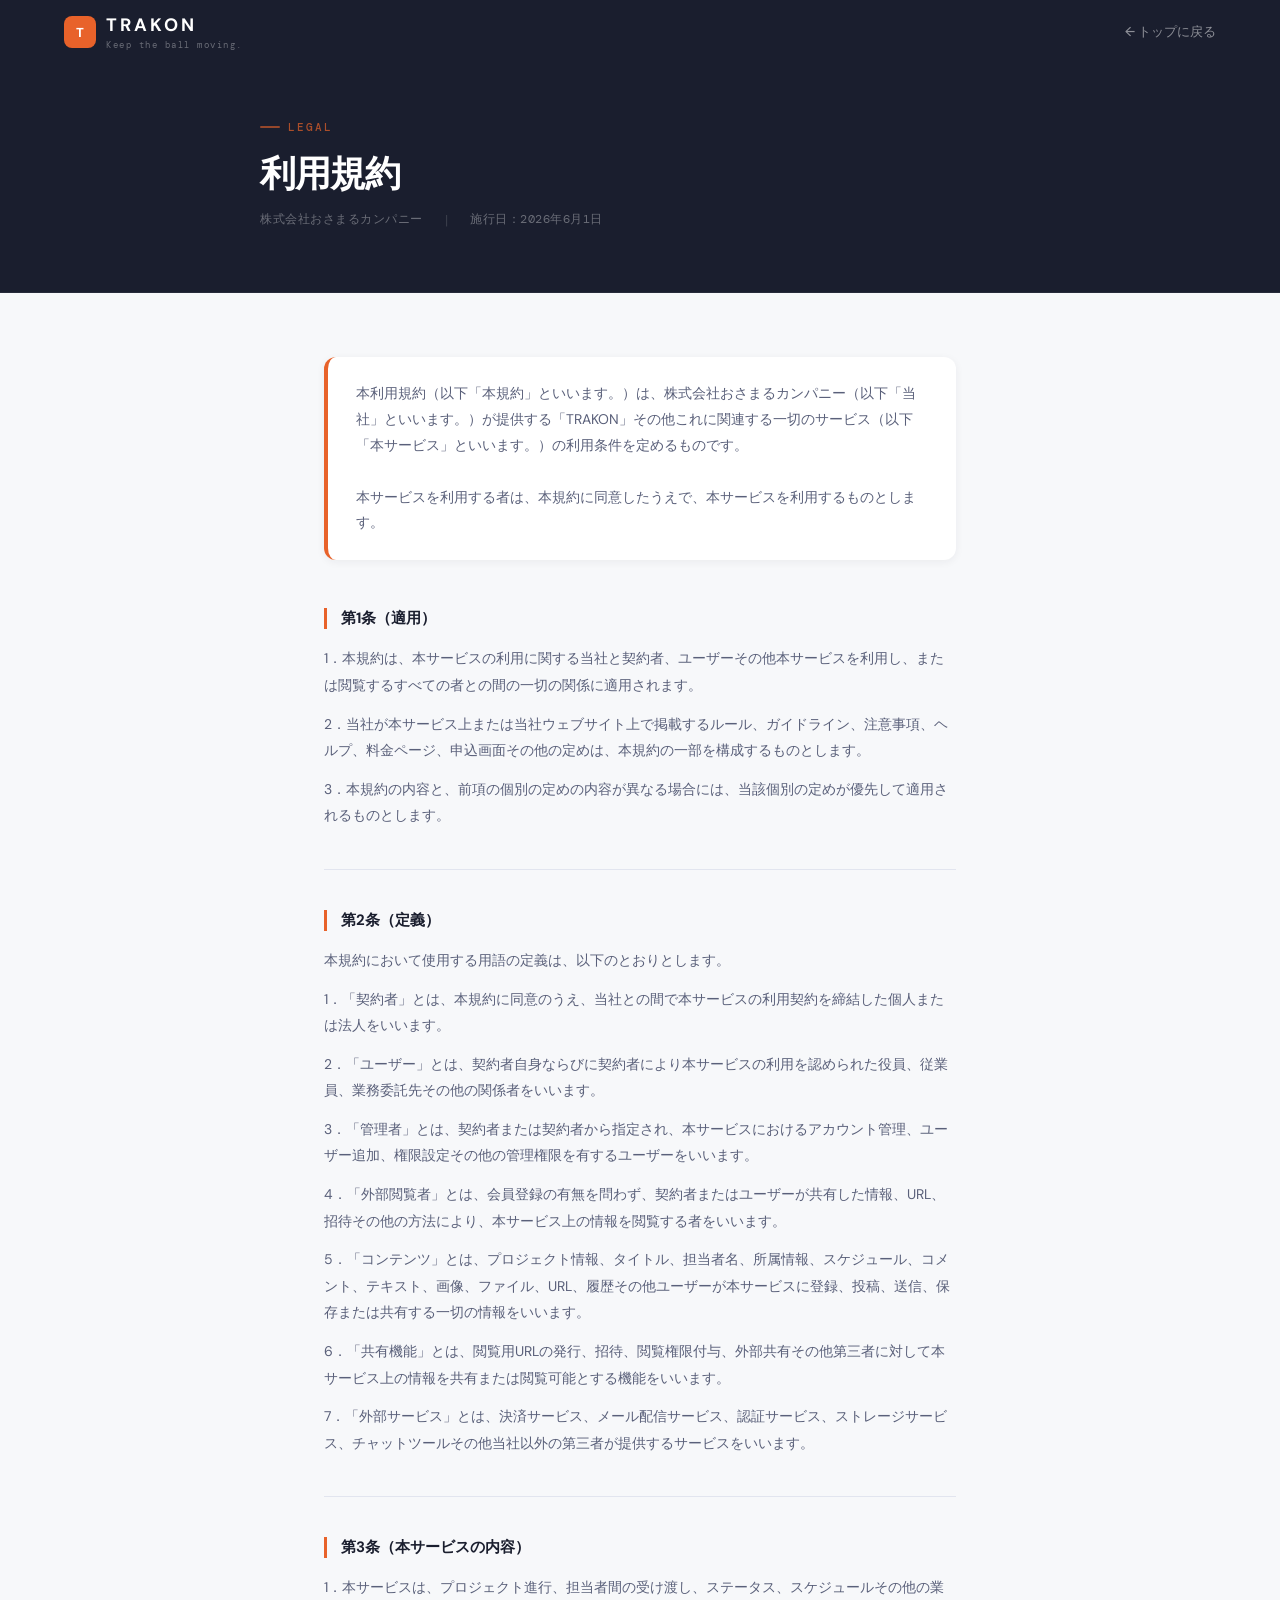
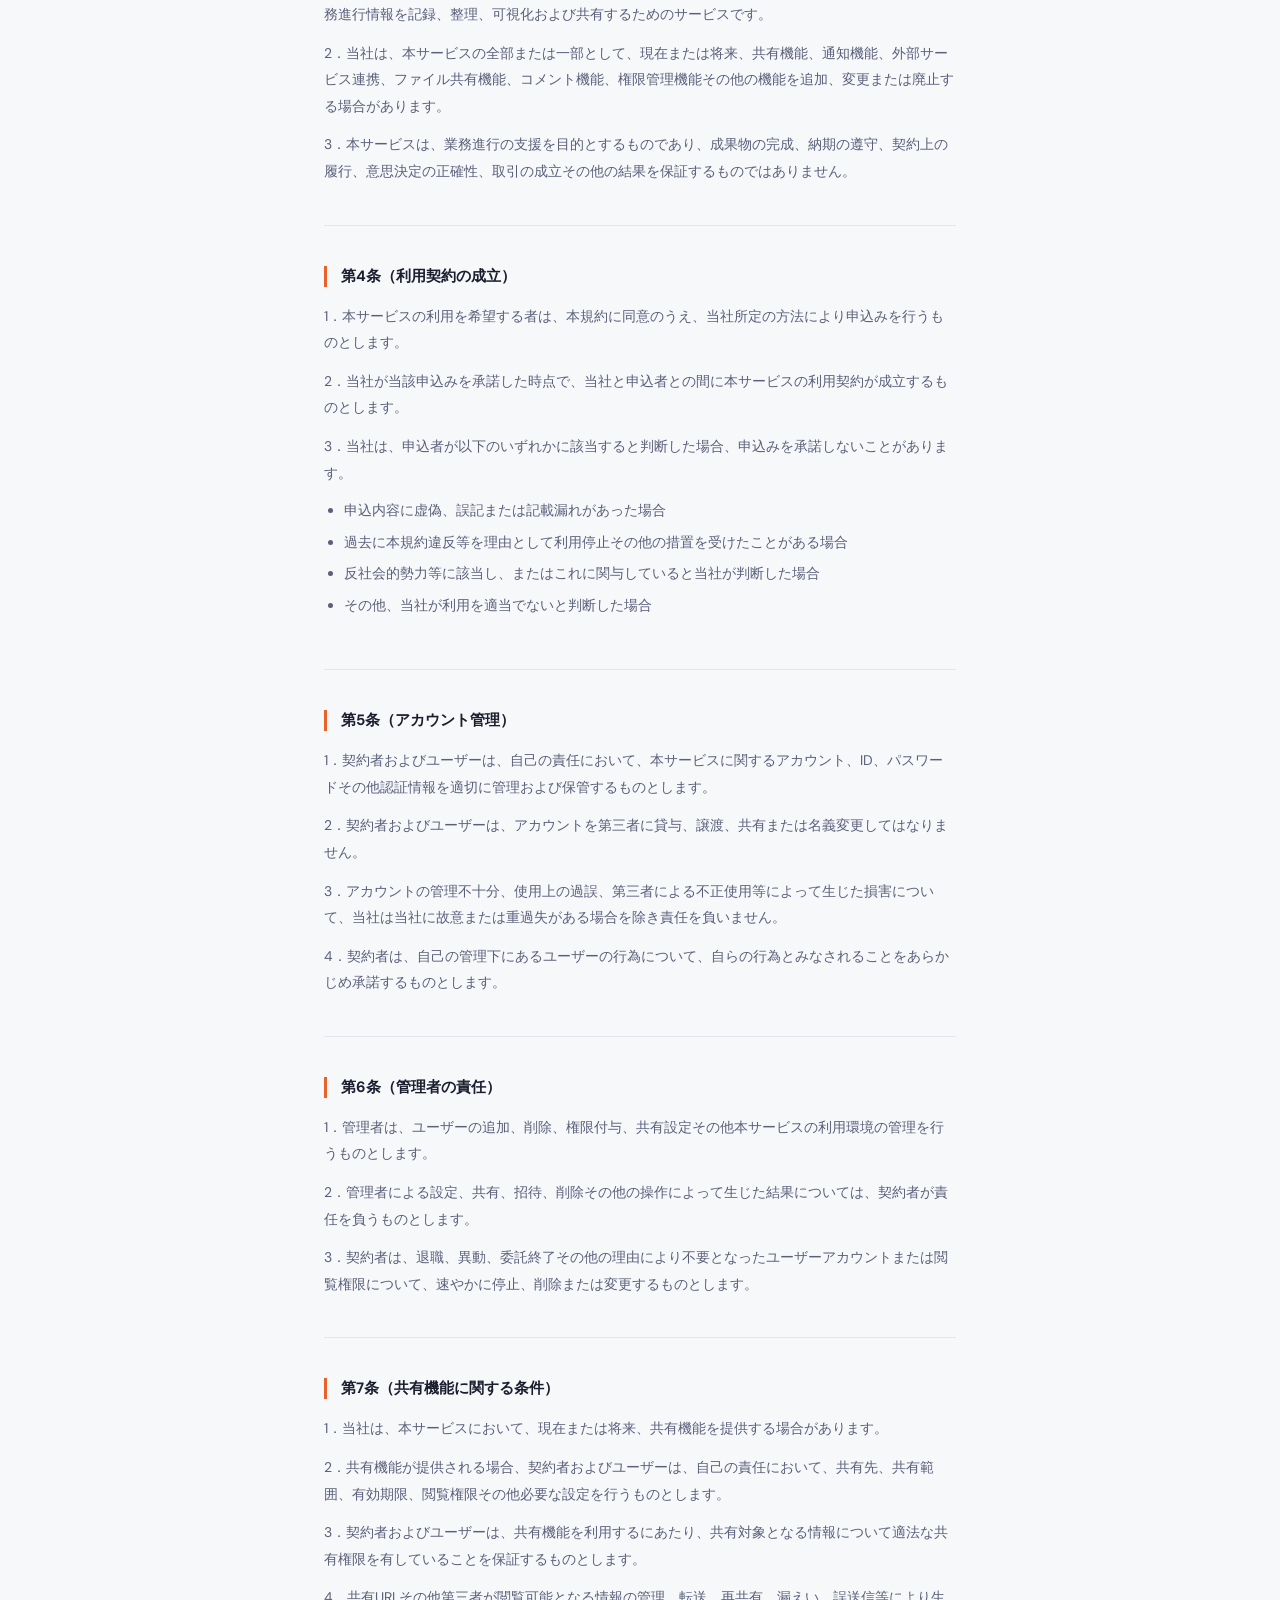
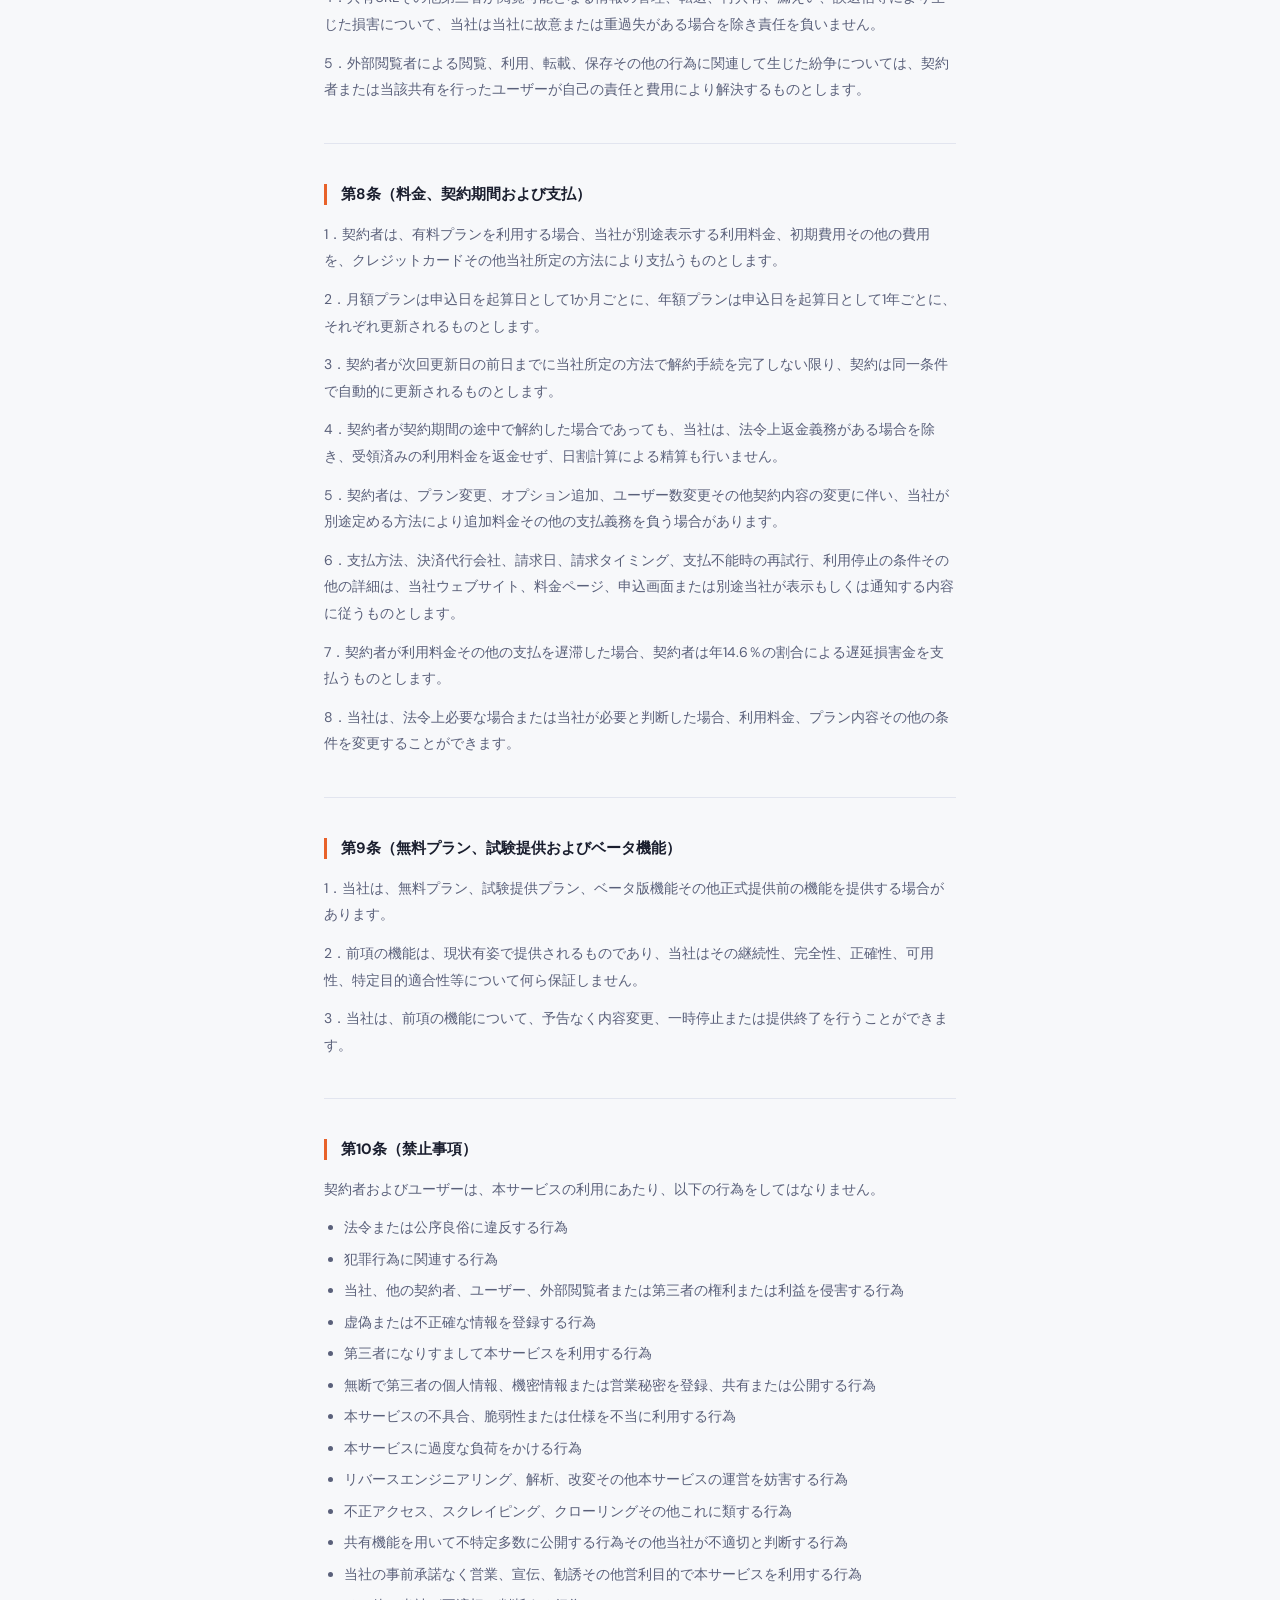
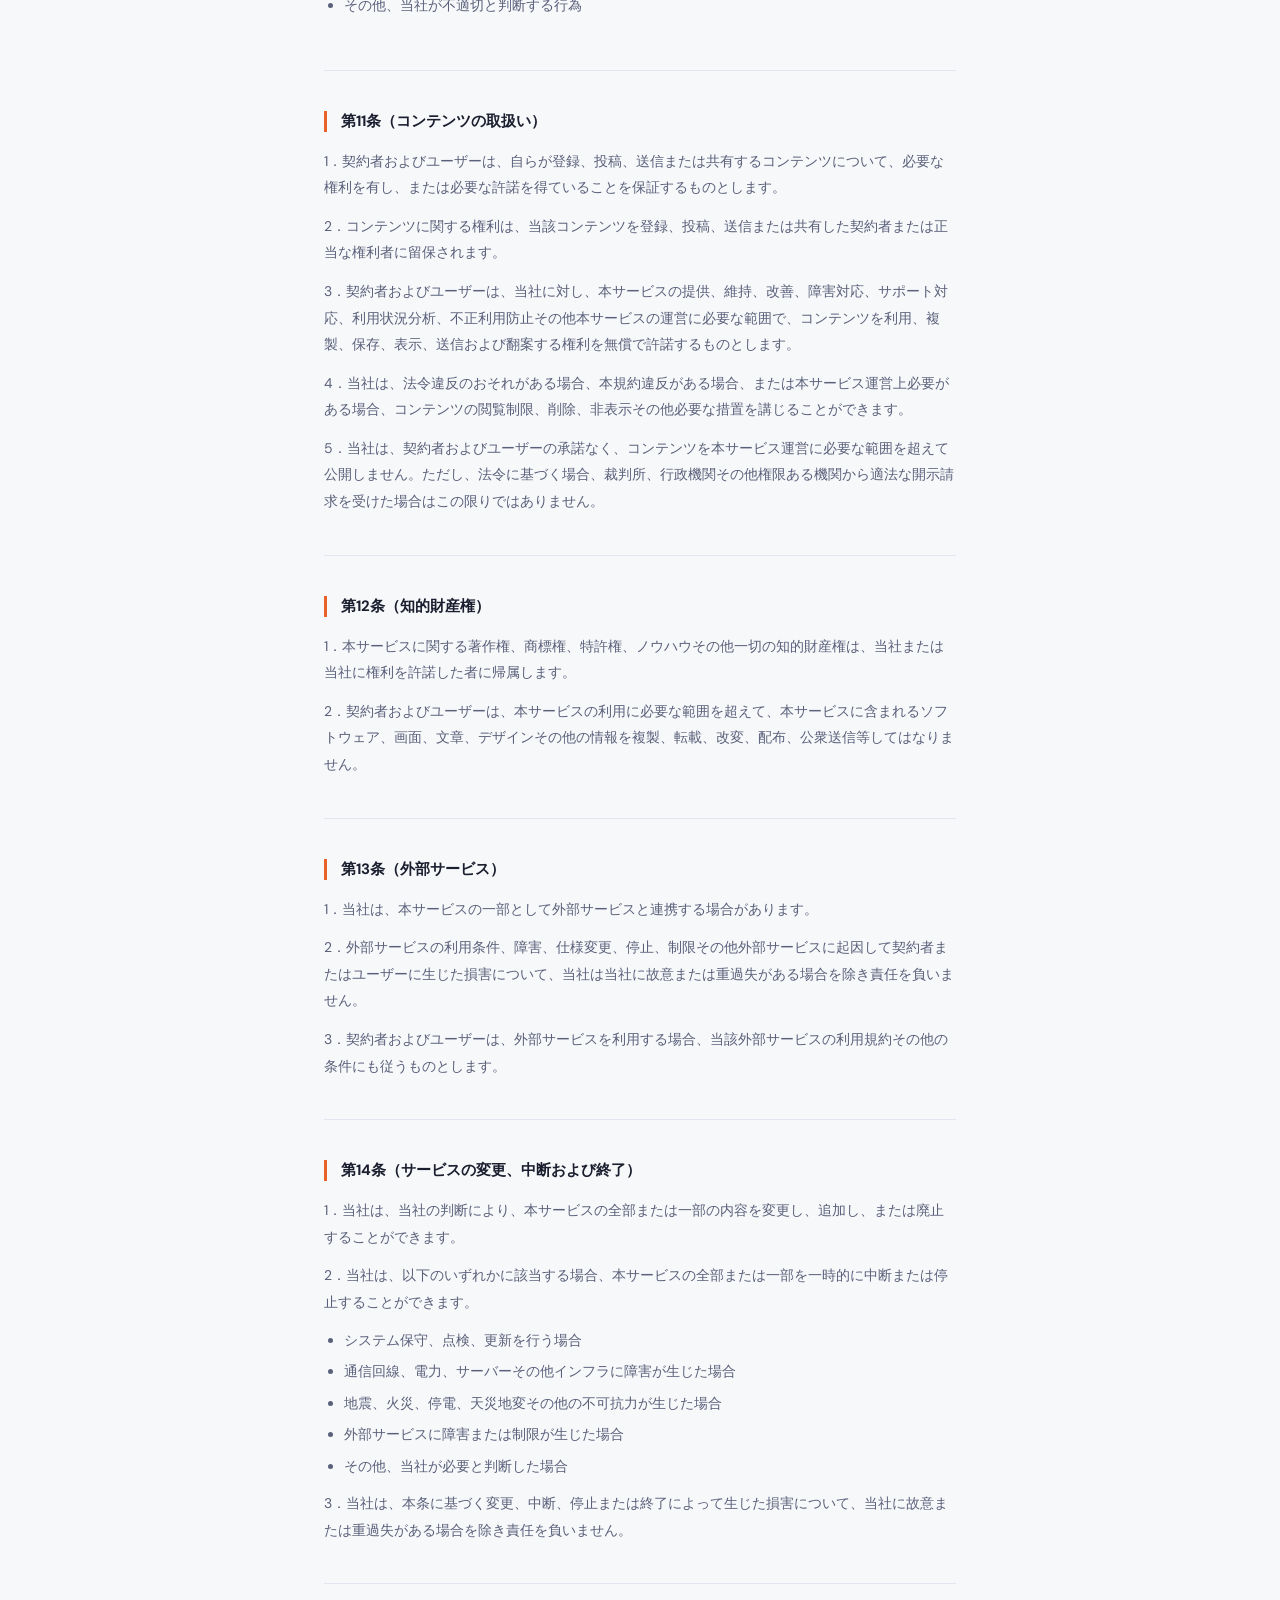
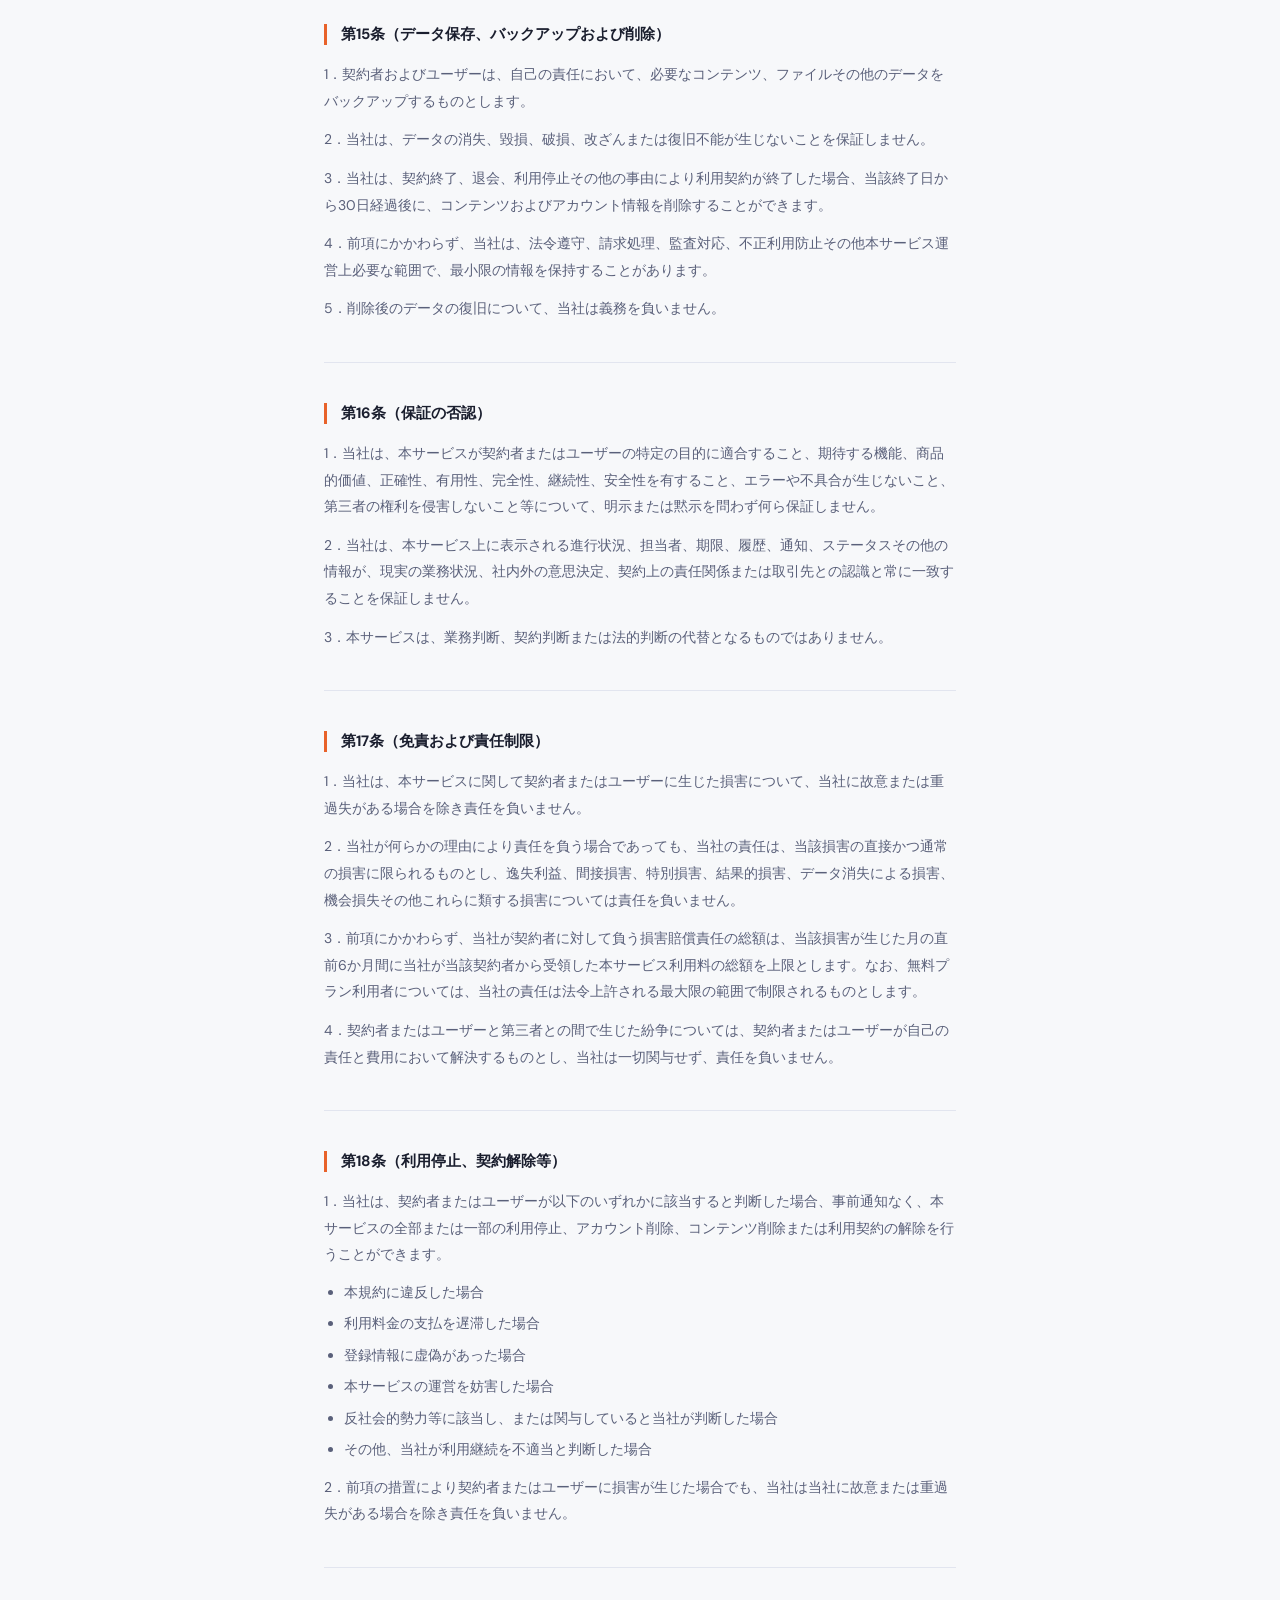
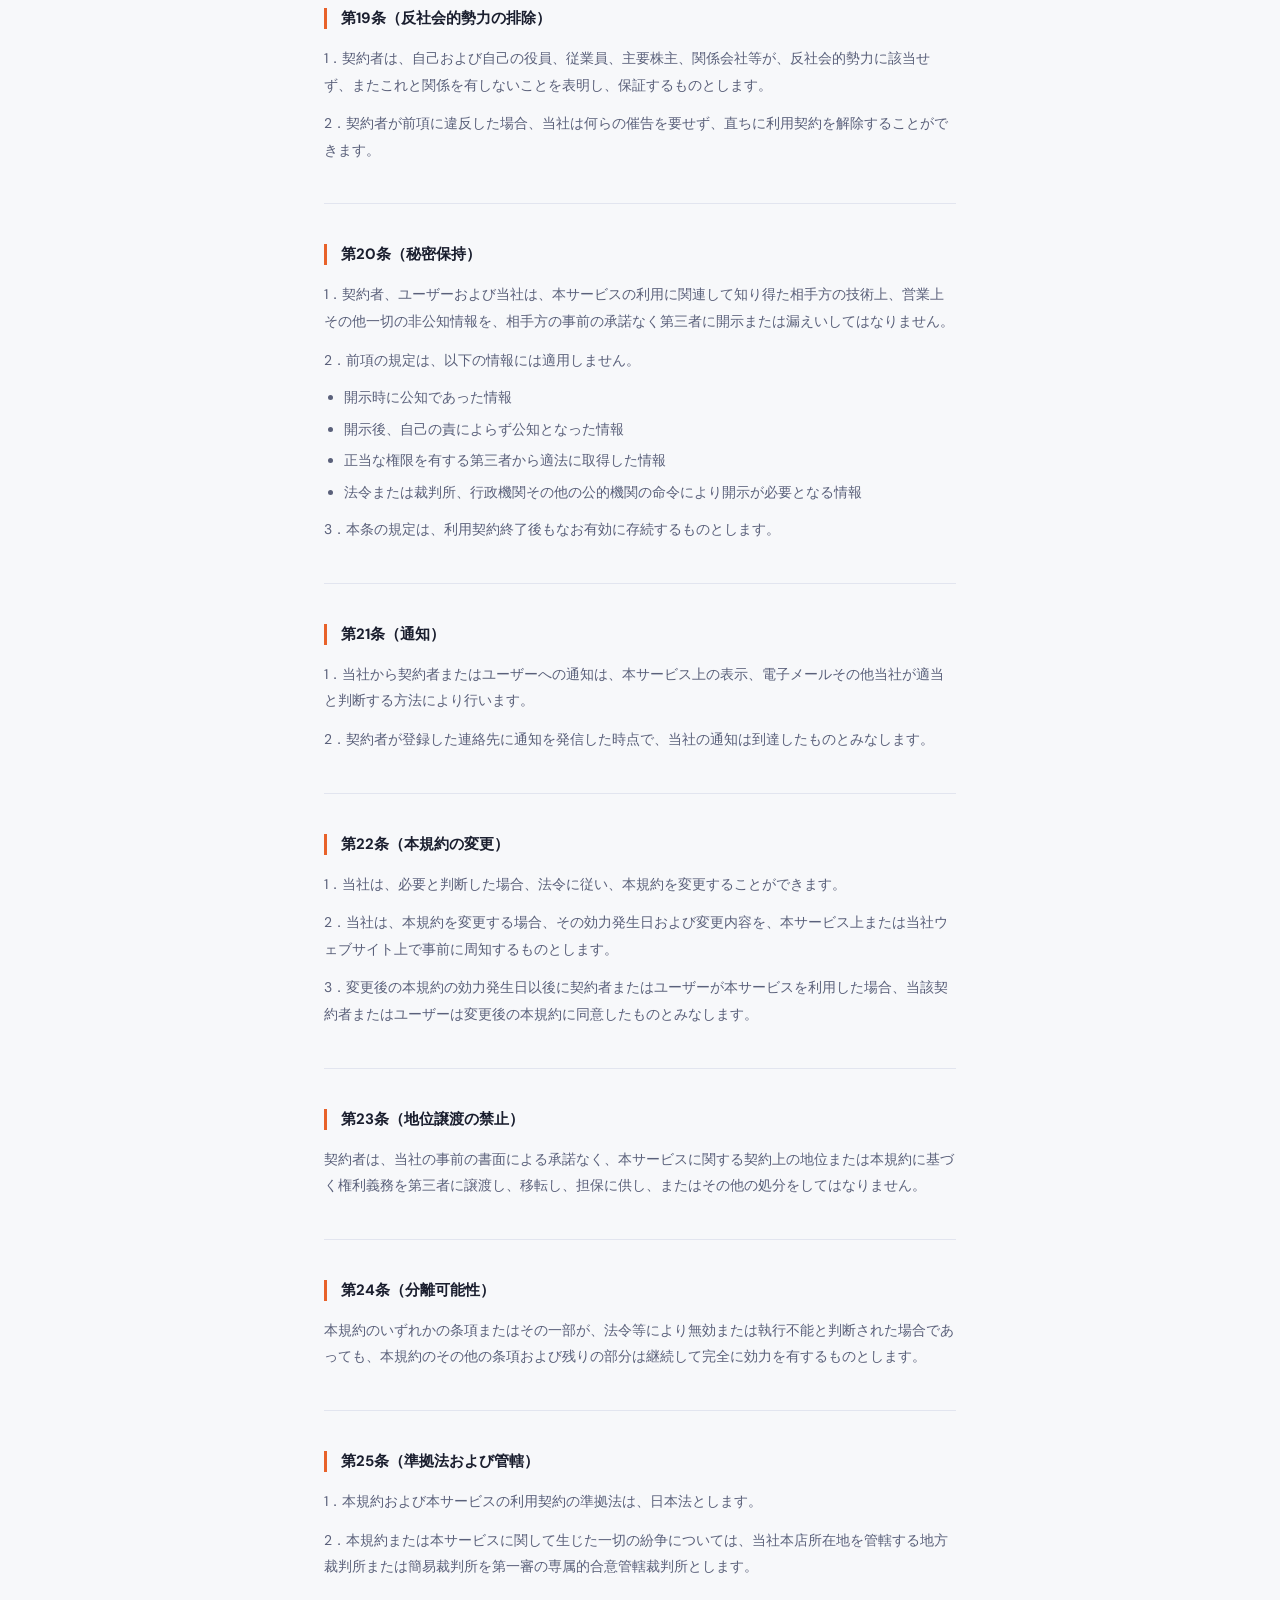
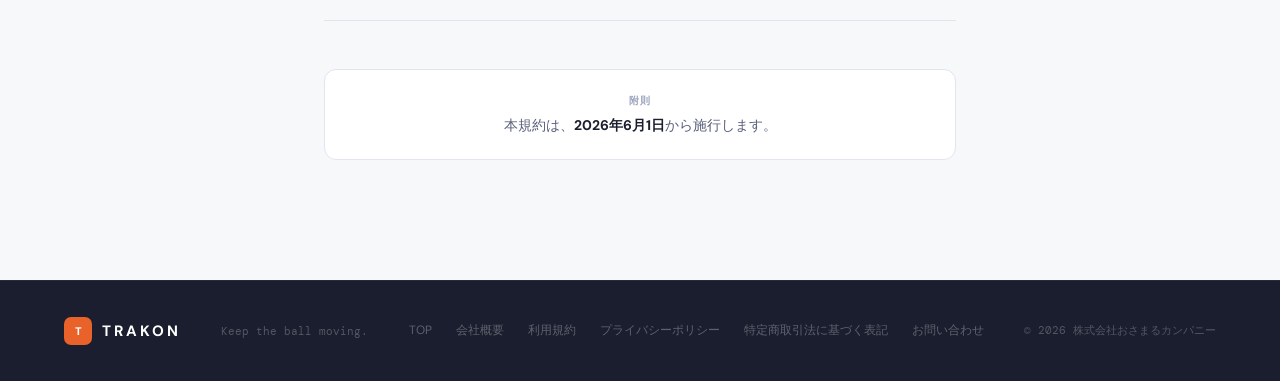
<file: terms.html>
<!DOCTYPE html>
<html lang="ja">
<head>
<meta charset="UTF-8">
<meta name="viewport" content="width=device-width, initial-scale=1.0">
<title>利用規約 – TRAKON</title>
<link rel="preconnect" href="https://fonts.googleapis.com">
<link href="https://fonts.googleapis.com/css2?family=DM+Sans:wght@400;500;600;700&family=DM+Mono:wght@400;500&display=swap" rel="stylesheet">
<style>
:root{
  --navy:#1A1E2E; --navy-mid:#2E3352;
  --orange:#E8622A; --orange-lt:#F07842;
  --bg:#F7F8FA; --bg-mid:#ECEEF2;
  --text:#1A1E2E; --text-mid:#5A607A; --text-lt:#9BA3BF;
  --border:#E2E5EF;
}
*,*::before,*::after{margin:0;padding:0;box-sizing:border-box;}
html{scroll-behavior:smooth;}
body{font-family:'DM Sans',sans-serif;background:var(--bg);color:var(--text);-webkit-font-smoothing:antialiased;}

/* NAV */
nav{
  background:var(--navy);height:64px;padding:0 64px;
  display:flex;align-items:center;justify-content:space-between;
  position:sticky;top:0;z-index:100;
}
.nav-logo{display:flex;align-items:center;gap:10px;text-decoration:none;}
.nav-icon{width:32px;height:32px;background:var(--orange);border-radius:8px;display:flex;align-items:center;justify-content:center;font-size:13px;font-weight:800;color:white;}
.nav-brand{font-size:18px;font-weight:700;color:white;letter-spacing:3px;}
.nav-sub{font-size:9px;color:rgba(255,255,255,.35);font-family:'DM Mono',monospace;letter-spacing:1.5px;margin-top:2px;}
.nav-back{
  font-size:13px;color:rgba(255,255,255,.5);text-decoration:none;
  display:flex;align-items:center;gap:6px;transition:color .15s;font-weight:500;
}
.nav-back:hover{color:white;}

/* HERO */
.page-hero{
  background:var(--navy);
  padding:56px 64px 64px;
  border-bottom:1px solid rgba(255,255,255,.06);
}
.page-hero-inner{max-width:760px;margin:0 auto;}
.page-label{
  font-family:'DM Mono',monospace;font-size:11px;font-weight:500;
  color:rgba(232,98,42,.7);letter-spacing:2px;text-transform:uppercase;
  margin-bottom:16px;display:flex;align-items:center;gap:8px;
}
.page-label::before{content:'';width:20px;height:2px;background:var(--orange);opacity:.6;border-radius:1px;}
.page-title{font-size:36px;font-weight:700;color:white;letter-spacing:-1px;margin-bottom:12px;}
.page-meta{
  display:flex;align-items:center;gap:20px;
  font-size:12px;color:rgba(255,255,255,.35);
  font-family:'DM Mono',monospace;letter-spacing:.5px;
}
.page-meta-sep{color:rgba(255,255,255,.15);}

/* CONTENT */
.content-wrap{max-width:760px;margin:0 auto;padding:64px 64px 120px;}

.tos-intro{
  font-size:14px;line-height:1.85;color:var(--text-mid);
  padding:24px 28px;
  background:white;border-radius:12px;
  border-left:4px solid var(--orange);
  box-shadow:0 2px 8px rgba(26,30,46,.06);
  margin-bottom:48px;
}

.tos-article{
  margin-bottom:40px;padding-bottom:40px;
  border-bottom:1px solid var(--border);
}
.tos-article:last-child{border-bottom:none;margin-bottom:0;padding-bottom:0;}

.tos-article h3{
  font-size:15px;font-weight:700;color:var(--text);
  margin-bottom:16px;padding-left:14px;
  border-left:3px solid var(--orange);
  line-height:1.4;
}
.tos-article p{
  font-size:14px;line-height:1.9;color:var(--text-mid);
  margin-bottom:12px;
}
.tos-article p:last-child{margin-bottom:0;}
.tos-article ul{
  margin:10px 0 12px 20px;
  display:flex;flex-direction:column;gap:7px;
}
.tos-article ul li{
  font-size:14px;line-height:1.75;color:var(--text-mid);
  list-style:disc;
}

.tos-footer{
  margin-top:48px;padding:24px 28px;
  background:white;border-radius:12px;
  text-align:center;
  border:1px solid var(--border);
}
.tos-footer-label{
  font-size:10px;font-weight:700;color:var(--text-lt);
  font-family:'DM Mono',monospace;letter-spacing:1.5px;text-transform:uppercase;
  margin-bottom:8px;
}
.tos-footer-date{font-size:14px;color:var(--text-mid);}
.tos-footer-date strong{color:var(--text);font-weight:700;}

/* FOOTER */
footer{
  background:var(--navy);border-top:1px solid rgba(255,255,255,.06);
  padding:36px 64px;
  display:flex;align-items:center;justify-content:space-between;
}
.ft-logo{display:flex;align-items:center;gap:10px;}
.ft-icon{width:28px;height:28px;background:var(--orange);border-radius:7px;display:flex;align-items:center;justify-content:center;font-size:11px;font-weight:800;color:white;}
.ft-brand{font-size:15px;font-weight:700;color:white;letter-spacing:3px;}
.ft-copy{font-size:11px;color:rgba(255,255,255,.25);font-family:'DM Mono',monospace;}
.ft-links{display:flex;gap:24px;}
.ft-link{font-size:12px;color:rgba(255,255,255,.3);text-decoration:none;transition:color .15s;}
.ft-link:hover{color:rgba(255,255,255,.7);}

@media(max-width:768px){
  nav,.page-hero{padding-left:24px;padding-right:24px;}
  .content-wrap{padding:40px 24px 80px;}
  footer{flex-direction:column;gap:16px;text-align:center;padding:32px 24px;}
  .ft-links{justify-content:center;}
  .page-title{font-size:28px;}
}
</style>
</head>
<body>

<!-- NAV -->
<nav>
  <a class="nav-logo" href="/">
    <div class="nav-icon">T</div>
    <div>
      <div class="nav-brand">TRAKON</div>
      <div class="nav-sub">Keep the ball moving.</div>
    </div>
  </a>
  <a class="nav-back" href="/">← トップに戻る</a>
</nav>

<!-- PAGE HERO -->
<div class="page-hero">
  <div class="page-hero-inner">
    <div class="page-label">Legal</div>
    <h1 class="page-title">利用規約</h1>
    <div class="page-meta">
      <span>株式会社おさまるカンパニー</span>
      <span class="page-meta-sep">|</span>
      <span>施行日：2026年6月1日</span>
    </div>
  </div>
</div>

<!-- CONTENT -->
<div class="content-wrap">

  <div class="tos-intro">
    本利用規約（以下「本規約」といいます。）は、株式会社おさまるカンパニー（以下「当社」といいます。）が提供する「TRAKON」その他これに関連する一切のサービス（以下「本サービス」といいます。）の利用条件を定めるものです。<br><br>
    本サービスを利用する者は、本規約に同意したうえで、本サービスを利用するものとします。
  </div>

  <div class="tos-article">
    <h3>第1条（適用）</h3>
    <p>1．本規約は、本サービスの利用に関する当社と契約者、ユーザーその他本サービスを利用し、または閲覧するすべての者との間の一切の関係に適用されます。</p>
    <p>2．当社が本サービス上または当社ウェブサイト上で掲載するルール、ガイドライン、注意事項、ヘルプ、料金ページ、申込画面その他の定めは、本規約の一部を構成するものとします。</p>
    <p>3．本規約の内容と、前項の個別の定めの内容が異なる場合には、当該個別の定めが優先して適用されるものとします。</p>
  </div>

  <div class="tos-article">
    <h3>第2条（定義）</h3>
    <p>本規約において使用する用語の定義は、以下のとおりとします。</p>
    <p>1．「契約者」とは、本規約に同意のうえ、当社との間で本サービスの利用契約を締結した個人または法人をいいます。</p>
    <p>2．「ユーザー」とは、契約者自身ならびに契約者により本サービスの利用を認められた役員、従業員、業務委託先その他の関係者をいいます。</p>
    <p>3．「管理者」とは、契約者または契約者から指定され、本サービスにおけるアカウント管理、ユーザー追加、権限設定その他の管理権限を有するユーザーをいいます。</p>
    <p>4．「外部閲覧者」とは、会員登録の有無を問わず、契約者またはユーザーが共有した情報、URL、招待その他の方法により、本サービス上の情報を閲覧する者をいいます。</p>
    <p>5．「コンテンツ」とは、プロジェクト情報、タイトル、担当者名、所属情報、スケジュール、コメント、テキスト、画像、ファイル、URL、履歴その他ユーザーが本サービスに登録、投稿、送信、保存または共有する一切の情報をいいます。</p>
    <p>6．「共有機能」とは、閲覧用URLの発行、招待、閲覧権限付与、外部共有その他第三者に対して本サービス上の情報を共有または閲覧可能とする機能をいいます。</p>
    <p>7．「外部サービス」とは、決済サービス、メール配信サービス、認証サービス、ストレージサービス、チャットツールその他当社以外の第三者が提供するサービスをいいます。</p>
  </div>

  <div class="tos-article">
    <h3>第3条（本サービスの内容）</h3>
    <p>1．本サービスは、プロジェクト進行、担当者間の受け渡し、ステータス、スケジュールその他の業務進行情報を記録、整理、可視化および共有するためのサービスです。</p>
    <p>2．当社は、本サービスの全部または一部として、現在または将来、共有機能、通知機能、外部サービス連携、ファイル共有機能、コメント機能、権限管理機能その他の機能を追加、変更または廃止する場合があります。</p>
    <p>3．本サービスは、業務進行の支援を目的とするものであり、成果物の完成、納期の遵守、契約上の履行、意思決定の正確性、取引の成立その他の結果を保証するものではありません。</p>
  </div>

  <div class="tos-article">
    <h3>第4条（利用契約の成立）</h3>
    <p>1．本サービスの利用を希望する者は、本規約に同意のうえ、当社所定の方法により申込みを行うものとします。</p>
    <p>2．当社が当該申込みを承諾した時点で、当社と申込者との間に本サービスの利用契約が成立するものとします。</p>
    <p>3．当社は、申込者が以下のいずれかに該当すると判断した場合、申込みを承諾しないことがあります。</p>
    <ul>
      <li>申込内容に虚偽、誤記または記載漏れがあった場合</li>
      <li>過去に本規約違反等を理由として利用停止その他の措置を受けたことがある場合</li>
      <li>反社会的勢力等に該当し、またはこれに関与していると当社が判断した場合</li>
      <li>その他、当社が利用を適当でないと判断した場合</li>
    </ul>
  </div>

  <div class="tos-article">
    <h3>第5条（アカウント管理）</h3>
    <p>1．契約者およびユーザーは、自己の責任において、本サービスに関するアカウント、ID、パスワードその他認証情報を適切に管理および保管するものとします。</p>
    <p>2．契約者およびユーザーは、アカウントを第三者に貸与、譲渡、共有または名義変更してはなりません。</p>
    <p>3．アカウントの管理不十分、使用上の過誤、第三者による不正使用等によって生じた損害について、当社は当社に故意または重過失がある場合を除き責任を負いません。</p>
    <p>4．契約者は、自己の管理下にあるユーザーの行為について、自らの行為とみなされることをあらかじめ承諾するものとします。</p>
  </div>

  <div class="tos-article">
    <h3>第6条（管理者の責任）</h3>
    <p>1．管理者は、ユーザーの追加、削除、権限付与、共有設定その他本サービスの利用環境の管理を行うものとします。</p>
    <p>2．管理者による設定、共有、招待、削除その他の操作によって生じた結果については、契約者が責任を負うものとします。</p>
    <p>3．契約者は、退職、異動、委託終了その他の理由により不要となったユーザーアカウントまたは閲覧権限について、速やかに停止、削除または変更するものとします。</p>
  </div>

  <div class="tos-article">
    <h3>第7条（共有機能に関する条件）</h3>
    <p>1．当社は、本サービスにおいて、現在または将来、共有機能を提供する場合があります。</p>
    <p>2．共有機能が提供される場合、契約者およびユーザーは、自己の責任において、共有先、共有範囲、有効期限、閲覧権限その他必要な設定を行うものとします。</p>
    <p>3．契約者およびユーザーは、共有機能を利用するにあたり、共有対象となる情報について適法な共有権限を有していることを保証するものとします。</p>
    <p>4．共有URLその他第三者が閲覧可能となる情報の管理、転送、再共有、漏えい、誤送信等により生じた損害について、当社は当社に故意または重過失がある場合を除き責任を負いません。</p>
    <p>5．外部閲覧者による閲覧、利用、転載、保存その他の行為に関連して生じた紛争については、契約者または当該共有を行ったユーザーが自己の責任と費用により解決するものとします。</p>
  </div>

  <div class="tos-article">
    <h3>第8条（料金、契約期間および支払）</h3>
    <p>1．契約者は、有料プランを利用する場合、当社が別途表示する利用料金、初期費用その他の費用を、クレジットカードその他当社所定の方法により支払うものとします。</p>
    <p>2．月額プランは申込日を起算日として1か月ごとに、年額プランは申込日を起算日として1年ごとに、それぞれ更新されるものとします。</p>
    <p>3．契約者が次回更新日の前日までに当社所定の方法で解約手続を完了しない限り、契約は同一条件で自動的に更新されるものとします。</p>
    <p>4．契約者が契約期間の途中で解約した場合であっても、当社は、法令上返金義務がある場合を除き、受領済みの利用料金を返金せず、日割計算による精算も行いません。</p>
    <p>5．契約者は、プラン変更、オプション追加、ユーザー数変更その他契約内容の変更に伴い、当社が別途定める方法により追加料金その他の支払義務を負う場合があります。</p>
    <p>6．支払方法、決済代行会社、請求日、請求タイミング、支払不能時の再試行、利用停止の条件その他の詳細は、当社ウェブサイト、料金ページ、申込画面または別途当社が表示もしくは通知する内容に従うものとします。</p>
    <p>7．契約者が利用料金その他の支払を遅滞した場合、契約者は年14.6％の割合による遅延損害金を支払うものとします。</p>
    <p>8．当社は、法令上必要な場合または当社が必要と判断した場合、利用料金、プラン内容その他の条件を変更することができます。</p>
  </div>

  <div class="tos-article">
    <h3>第9条（無料プラン、試験提供およびベータ機能）</h3>
    <p>1．当社は、無料プラン、試験提供プラン、ベータ版機能その他正式提供前の機能を提供する場合があります。</p>
    <p>2．前項の機能は、現状有姿で提供されるものであり、当社はその継続性、完全性、正確性、可用性、特定目的適合性等について何ら保証しません。</p>
    <p>3．当社は、前項の機能について、予告なく内容変更、一時停止または提供終了を行うことができます。</p>
  </div>

  <div class="tos-article">
    <h3>第10条（禁止事項）</h3>
    <p>契約者およびユーザーは、本サービスの利用にあたり、以下の行為をしてはなりません。</p>
    <ul>
      <li>法令または公序良俗に違反する行為</li>
      <li>犯罪行為に関連する行為</li>
      <li>当社、他の契約者、ユーザー、外部閲覧者または第三者の権利または利益を侵害する行為</li>
      <li>虚偽または不正確な情報を登録する行為</li>
      <li>第三者になりすまして本サービスを利用する行為</li>
      <li>無断で第三者の個人情報、機密情報または営業秘密を登録、共有または公開する行為</li>
      <li>本サービスの不具合、脆弱性または仕様を不当に利用する行為</li>
      <li>本サービスに過度な負荷をかける行為</li>
      <li>リバースエンジニアリング、解析、改変その他本サービスの運営を妨害する行為</li>
      <li>不正アクセス、スクレイピング、クローリングその他これに類する行為</li>
      <li>共有機能を用いて不特定多数に公開する行為その他当社が不適切と判断する行為</li>
      <li>当社の事前承諾なく営業、宣伝、勧誘その他営利目的で本サービスを利用する行為</li>
      <li>その他、当社が不適切と判断する行為</li>
    </ul>
  </div>

  <div class="tos-article">
    <h3>第11条（コンテンツの取扱い）</h3>
    <p>1．契約者およびユーザーは、自らが登録、投稿、送信または共有するコンテンツについて、必要な権利を有し、または必要な許諾を得ていることを保証するものとします。</p>
    <p>2．コンテンツに関する権利は、当該コンテンツを登録、投稿、送信または共有した契約者または正当な権利者に留保されます。</p>
    <p>3．契約者およびユーザーは、当社に対し、本サービスの提供、維持、改善、障害対応、サポート対応、利用状況分析、不正利用防止その他本サービスの運営に必要な範囲で、コンテンツを利用、複製、保存、表示、送信および翻案する権利を無償で許諾するものとします。</p>
    <p>4．当社は、法令違反のおそれがある場合、本規約違反がある場合、または本サービス運営上必要がある場合、コンテンツの閲覧制限、削除、非表示その他必要な措置を講じることができます。</p>
    <p>5．当社は、契約者およびユーザーの承諾なく、コンテンツを本サービス運営に必要な範囲を超えて公開しません。ただし、法令に基づく場合、裁判所、行政機関その他権限ある機関から適法な開示請求を受けた場合はこの限りではありません。</p>
  </div>

  <div class="tos-article">
    <h3>第12条（知的財産権）</h3>
    <p>1．本サービスに関する著作権、商標権、特許権、ノウハウその他一切の知的財産権は、当社または当社に権利を許諾した者に帰属します。</p>
    <p>2．契約者およびユーザーは、本サービスの利用に必要な範囲を超えて、本サービスに含まれるソフトウェア、画面、文章、デザインその他の情報を複製、転載、改変、配布、公衆送信等してはなりません。</p>
  </div>

  <div class="tos-article">
    <h3>第13条（外部サービス）</h3>
    <p>1．当社は、本サービスの一部として外部サービスと連携する場合があります。</p>
    <p>2．外部サービスの利用条件、障害、仕様変更、停止、制限その他外部サービスに起因して契約者またはユーザーに生じた損害について、当社は当社に故意または重過失がある場合を除き責任を負いません。</p>
    <p>3．契約者およびユーザーは、外部サービスを利用する場合、当該外部サービスの利用規約その他の条件にも従うものとします。</p>
  </div>

  <div class="tos-article">
    <h3>第14条（サービスの変更、中断および終了）</h3>
    <p>1．当社は、当社の判断により、本サービスの全部または一部の内容を変更し、追加し、または廃止することができます。</p>
    <p>2．当社は、以下のいずれかに該当する場合、本サービスの全部または一部を一時的に中断または停止することができます。</p>
    <ul>
      <li>システム保守、点検、更新を行う場合</li>
      <li>通信回線、電力、サーバーその他インフラに障害が生じた場合</li>
      <li>地震、火災、停電、天災地変その他の不可抗力が生じた場合</li>
      <li>外部サービスに障害または制限が生じた場合</li>
      <li>その他、当社が必要と判断した場合</li>
    </ul>
    <p>3．当社は、本条に基づく変更、中断、停止または終了によって生じた損害について、当社に故意または重過失がある場合を除き責任を負いません。</p>
  </div>

  <div class="tos-article">
    <h3>第15条（データ保存、バックアップおよび削除）</h3>
    <p>1．契約者およびユーザーは、自己の責任において、必要なコンテンツ、ファイルその他のデータをバックアップするものとします。</p>
    <p>2．当社は、データの消失、毀損、破損、改ざんまたは復旧不能が生じないことを保証しません。</p>
    <p>3．当社は、契約終了、退会、利用停止その他の事由により利用契約が終了した場合、当該終了日から30日経過後に、コンテンツおよびアカウント情報を削除することができます。</p>
    <p>4．前項にかかわらず、当社は、法令遵守、請求処理、監査対応、不正利用防止その他本サービス運営上必要な範囲で、最小限の情報を保持することがあります。</p>
    <p>5．削除後のデータの復旧について、当社は義務を負いません。</p>
  </div>

  <div class="tos-article">
    <h3>第16条（保証の否認）</h3>
    <p>1．当社は、本サービスが契約者またはユーザーの特定の目的に適合すること、期待する機能、商品的価値、正確性、有用性、完全性、継続性、安全性を有すること、エラーや不具合が生じないこと、第三者の権利を侵害しないこと等について、明示または黙示を問わず何ら保証しません。</p>
    <p>2．当社は、本サービス上に表示される進行状況、担当者、期限、履歴、通知、ステータスその他の情報が、現実の業務状況、社内外の意思決定、契約上の責任関係または取引先との認識と常に一致することを保証しません。</p>
    <p>3．本サービスは、業務判断、契約判断または法的判断の代替となるものではありません。</p>
  </div>

  <div class="tos-article">
    <h3>第17条（免責および責任制限）</h3>
    <p>1．当社は、本サービスに関して契約者またはユーザーに生じた損害について、当社に故意または重過失がある場合を除き責任を負いません。</p>
    <p>2．当社が何らかの理由により責任を負う場合であっても、当社の責任は、当該損害の直接かつ通常の損害に限られるものとし、逸失利益、間接損害、特別損害、結果的損害、データ消失による損害、機会損失その他これらに類する損害については責任を負いません。</p>
    <p>3．前項にかかわらず、当社が契約者に対して負う損害賠償責任の総額は、当該損害が生じた月の直前6か月間に当社が当該契約者から受領した本サービス利用料の総額を上限とします。なお、無料プラン利用者については、当社の責任は法令上許される最大限の範囲で制限されるものとします。</p>
    <p>4．契約者またはユーザーと第三者との間で生じた紛争については、契約者またはユーザーが自己の責任と費用において解決するものとし、当社は一切関与せず、責任を負いません。</p>
  </div>

  <div class="tos-article">
    <h3>第18条（利用停止、契約解除等）</h3>
    <p>1．当社は、契約者またはユーザーが以下のいずれかに該当すると判断した場合、事前通知なく、本サービスの全部または一部の利用停止、アカウント削除、コンテンツ削除または利用契約の解除を行うことができます。</p>
    <ul>
      <li>本規約に違反した場合</li>
      <li>利用料金の支払を遅滞した場合</li>
      <li>登録情報に虚偽があった場合</li>
      <li>本サービスの運営を妨害した場合</li>
      <li>反社会的勢力等に該当し、または関与していると当社が判断した場合</li>
      <li>その他、当社が利用継続を不適当と判断した場合</li>
    </ul>
    <p>2．前項の措置により契約者またはユーザーに損害が生じた場合でも、当社は当社に故意または重過失がある場合を除き責任を負いません。</p>
  </div>

  <div class="tos-article">
    <h3>第19条（反社会的勢力の排除）</h3>
    <p>1．契約者は、自己および自己の役員、従業員、主要株主、関係会社等が、反社会的勢力に該当せず、またこれと関係を有しないことを表明し、保証するものとします。</p>
    <p>2．契約者が前項に違反した場合、当社は何らの催告を要せず、直ちに利用契約を解除することができます。</p>
  </div>

  <div class="tos-article">
    <h3>第20条（秘密保持）</h3>
    <p>1．契約者、ユーザーおよび当社は、本サービスの利用に関連して知り得た相手方の技術上、営業上その他一切の非公知情報を、相手方の事前の承諾なく第三者に開示または漏えいしてはなりません。</p>
    <p>2．前項の規定は、以下の情報には適用しません。</p>
    <ul>
      <li>開示時に公知であった情報</li>
      <li>開示後、自己の責によらず公知となった情報</li>
      <li>正当な権限を有する第三者から適法に取得した情報</li>
      <li>法令または裁判所、行政機関その他の公的機関の命令により開示が必要となる情報</li>
    </ul>
    <p>3．本条の規定は、利用契約終了後もなお有効に存続するものとします。</p>
  </div>

  <div class="tos-article">
    <h3>第21条（通知）</h3>
    <p>1．当社から契約者またはユーザーへの通知は、本サービス上の表示、電子メールその他当社が適当と判断する方法により行います。</p>
    <p>2．契約者が登録した連絡先に通知を発信した時点で、当社の通知は到達したものとみなします。</p>
  </div>

  <div class="tos-article">
    <h3>第22条（本規約の変更）</h3>
    <p>1．当社は、必要と判断した場合、法令に従い、本規約を変更することができます。</p>
    <p>2．当社は、本規約を変更する場合、その効力発生日および変更内容を、本サービス上または当社ウェブサイト上で事前に周知するものとします。</p>
    <p>3．変更後の本規約の効力発生日以後に契約者またはユーザーが本サービスを利用した場合、当該契約者またはユーザーは変更後の本規約に同意したものとみなします。</p>
  </div>

  <div class="tos-article">
    <h3>第23条（地位譲渡の禁止）</h3>
    <p>契約者は、当社の事前の書面による承諾なく、本サービスに関する契約上の地位または本規約に基づく権利義務を第三者に譲渡し、移転し、担保に供し、またはその他の処分をしてはなりません。</p>
  </div>

  <div class="tos-article">
    <h3>第24条（分離可能性）</h3>
    <p>本規約のいずれかの条項またはその一部が、法令等により無効または執行不能と判断された場合であっても、本規約のその他の条項および残りの部分は継続して完全に効力を有するものとします。</p>
  </div>

  <div class="tos-article">
    <h3>第25条（準拠法および管轄）</h3>
    <p>1．本規約および本サービスの利用契約の準拠法は、日本法とします。</p>
    <p>2．本規約または本サービスに関して生じた一切の紛争については、当社本店所在地を管轄する地方裁判所または簡易裁判所を第一審の専属的合意管轄裁判所とします。</p>
  </div>

  <div class="tos-footer">
    <div class="tos-footer-label">附則</div>
    <div class="tos-footer-date">本規約は、<strong>2026年6月1日</strong>から施行します。</div>
  </div>

</div><!-- /content-wrap -->


<!-- FOOTER -->
<footer>
  <div class="ft-logo">
    <div class="ft-icon">T</div>
    <div class="ft-brand">TRAKON</div>
  </div>
  <div class="ft-copy">Keep the ball moving.</div>
  <div class="ft-links">
    <a class="ft-link" href="/">TOP</a>
    <a class="ft-link" href="/company">会社概要</a>
    <a class="ft-link" href="/terms">利用規約</a>
    <a class="ft-link" href="/privacy">プライバシーポリシー</a>
    <a class="ft-link" href="/commerce">特定商取引法に基づく表記</a>
    <a class="ft-link" href="/contact">お問い合わせ</a>
  </div>
  <div class="ft-copy">© 2026 株式会社おさまるカンパニー</div>
</footer>

</body>
</html>
</file>
